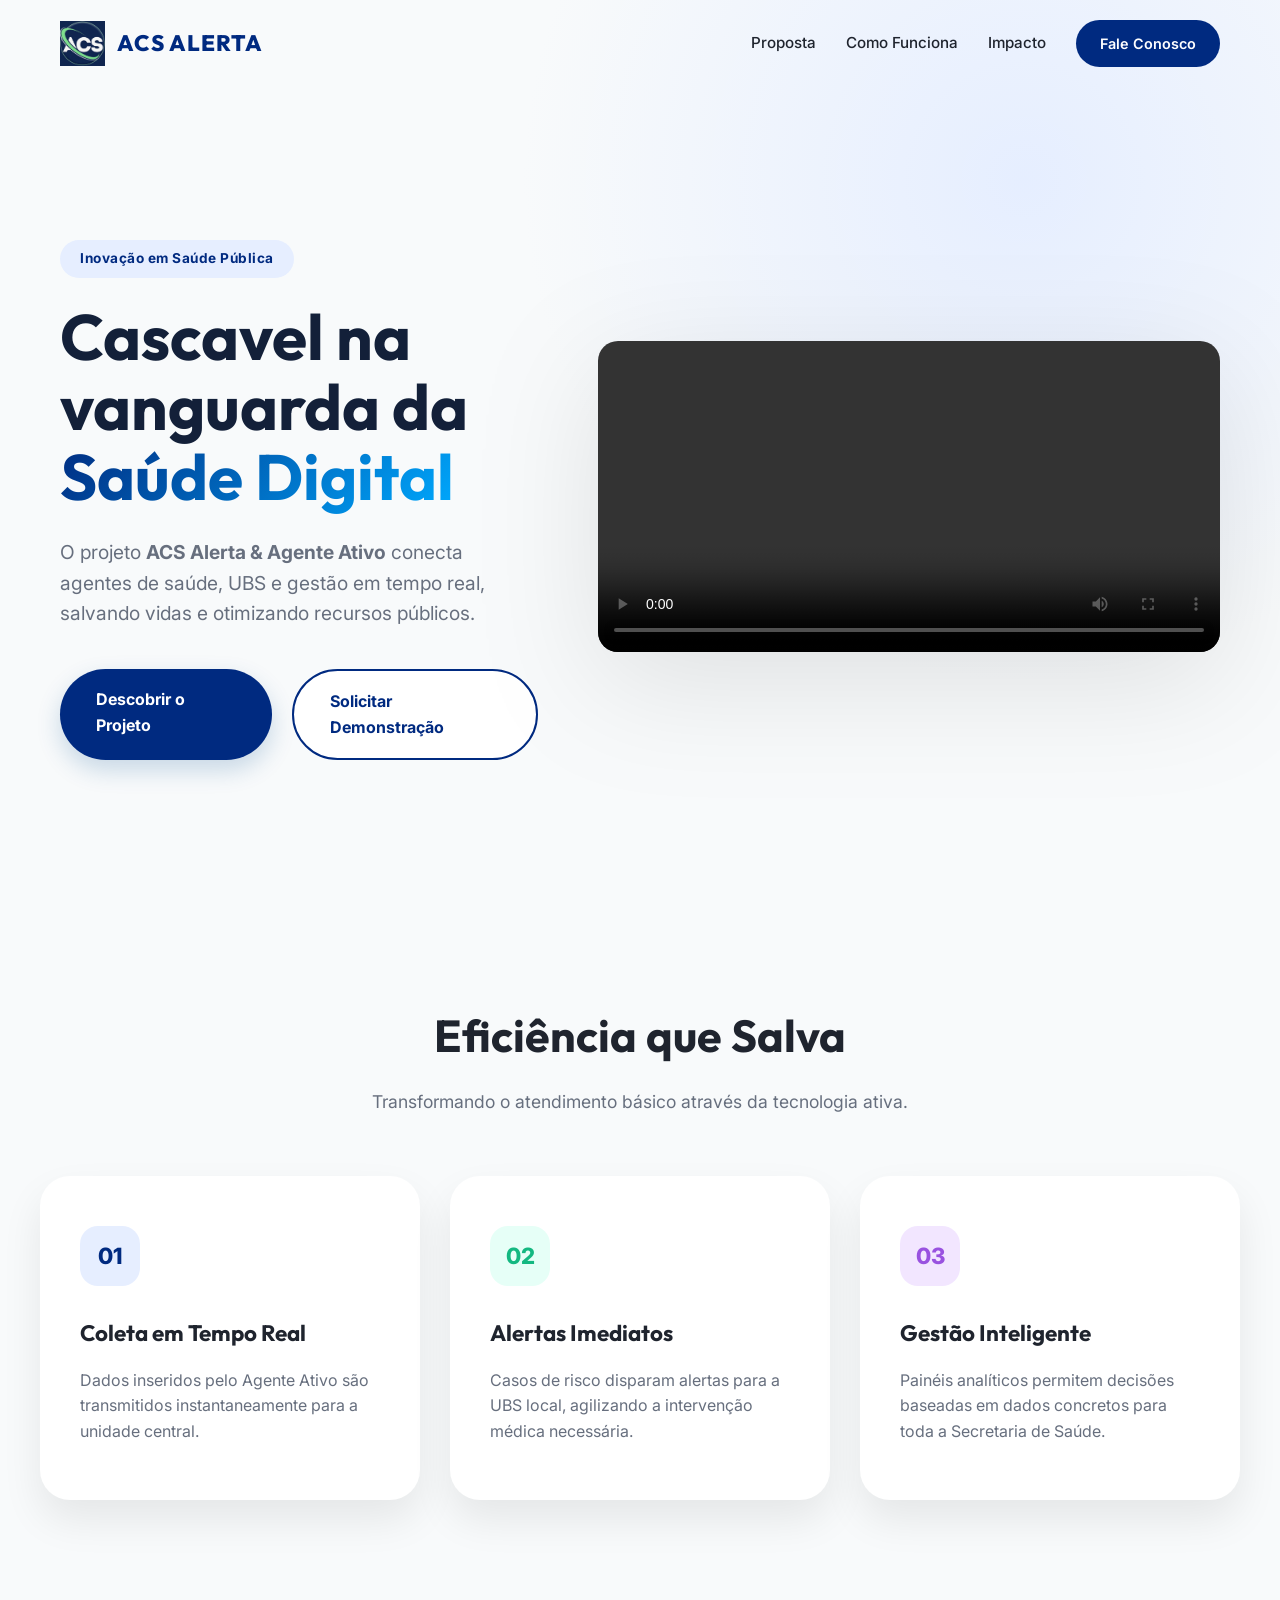
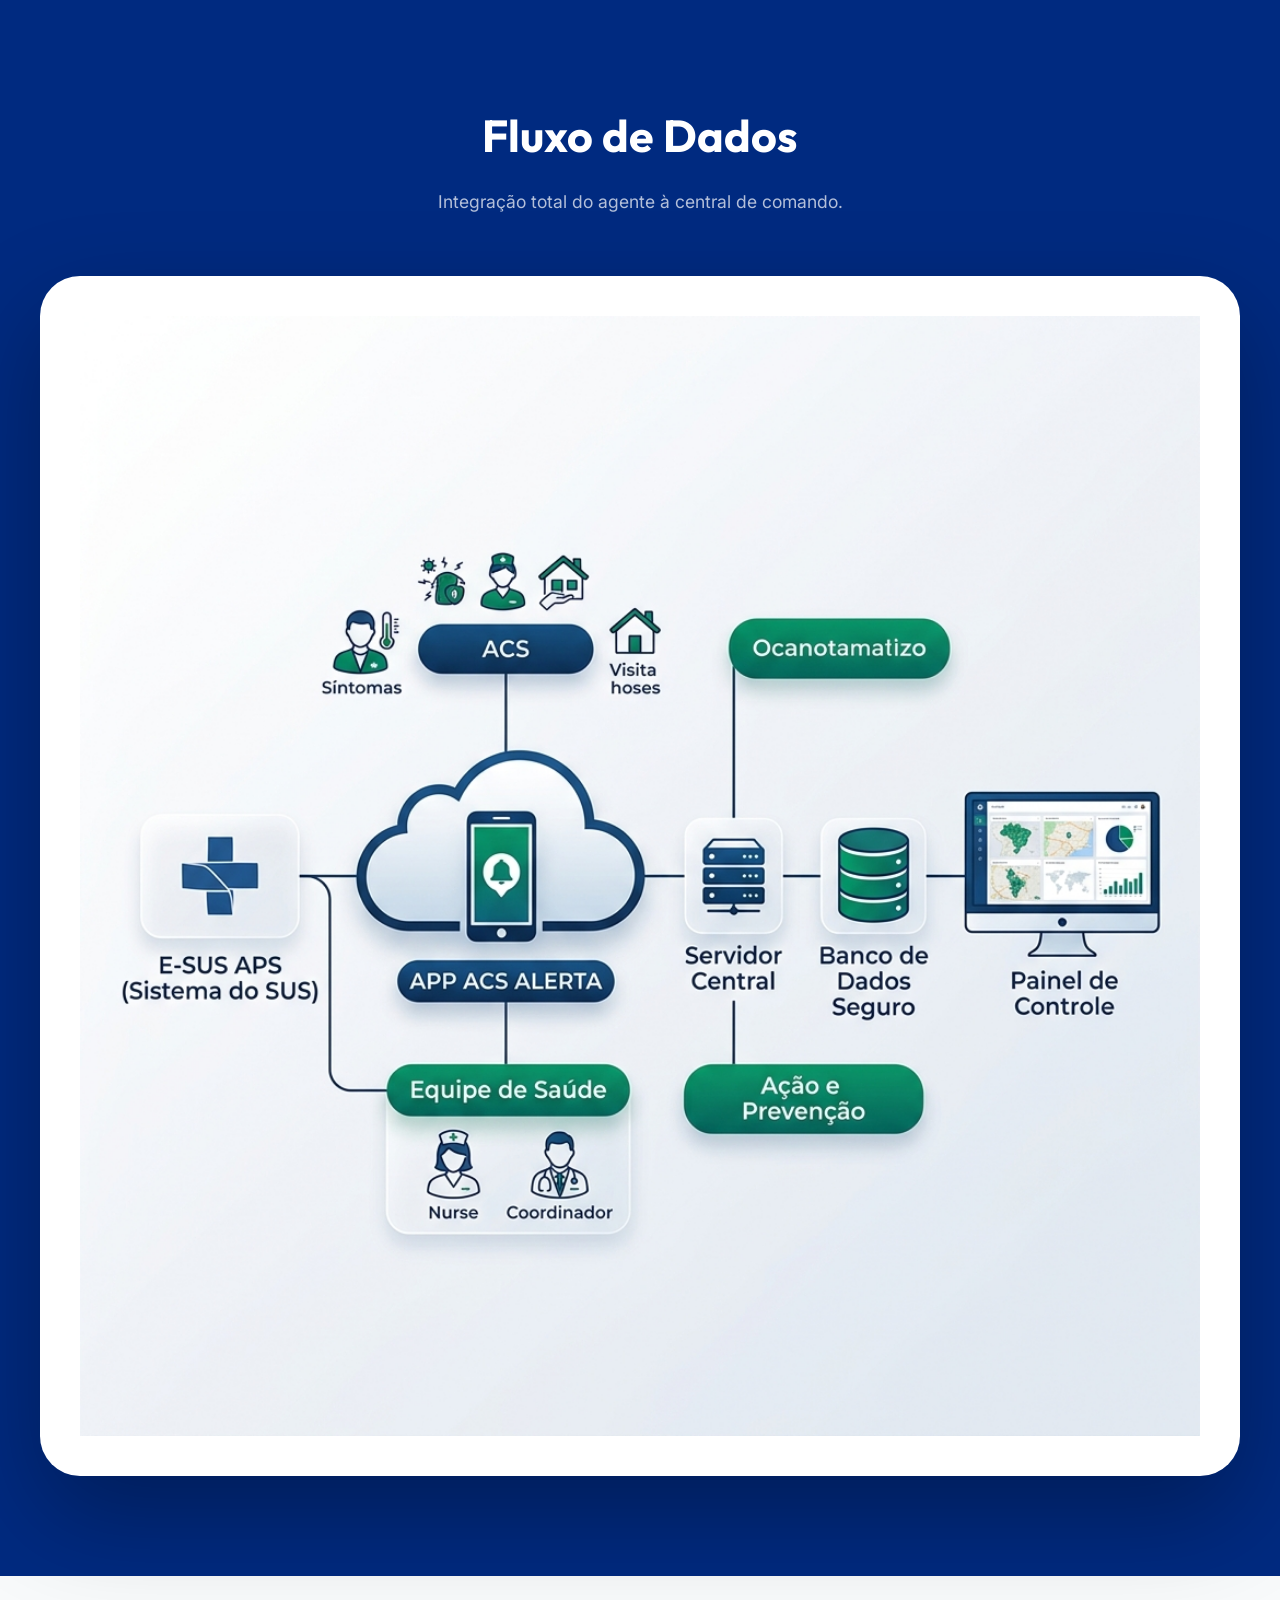
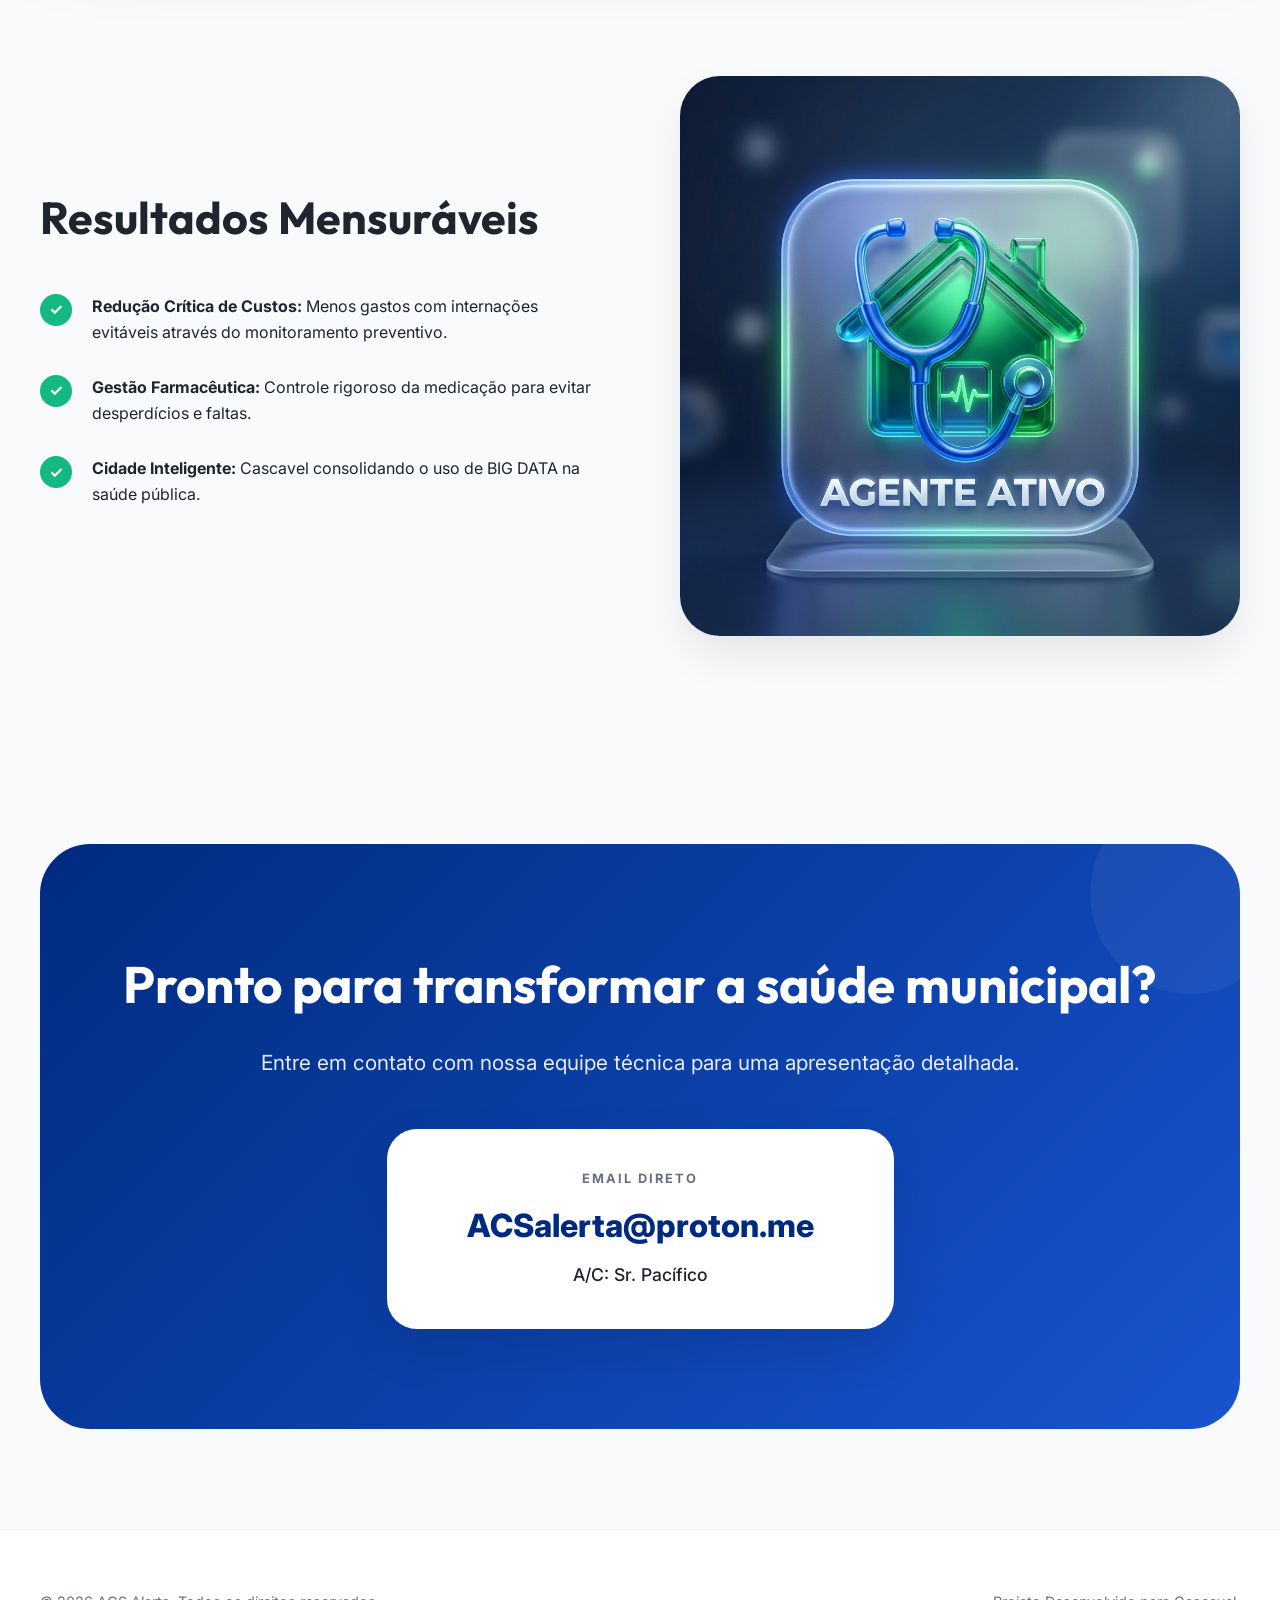
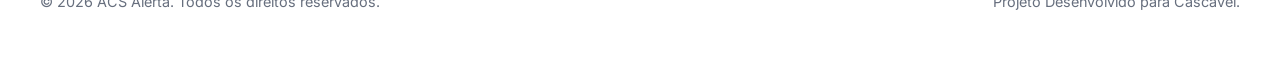
<file: index.html>
<!DOCTYPE html>
<html lang="pt-br">
<head>
    <meta charset="UTF-8">
    <meta name="viewport" content="width=device-width, initial-scale=1.0">
    <title>ACS Alerta & Agente Ativo - Cascavel</title>
    <!-- Google Fonts -->
    <link rel="preconnect" href="https://fonts.googleapis.com">
    <link rel="preconnect" href="https://fonts.gstatic.com" crossorigin>
    <link href="https://fonts.googleapis.com/css2?family=Inter:wght@400;500;600&family=Outfit:wght@600;700;800&display=swap" rel="stylesheet">
    <link rel="stylesheet" href="style.css">
</head>
<body>

    <header class="header">
        <div class="container header__container">
            <div class="logo">
                <img src="assets/logo-acs.png" alt="Logo ACS Alerta" class="logo__img">
                <span class="logo__text">ACS ALERTA</span>
            </div>
            <nav class="nav">
                <a href="#proposta" class="nav__link">Proposta</a>
                <a href="#fluxo" class="nav__link">Como Funciona</a>
                <a href="#impacto" class="nav__link">Impacto</a>
                <a href="#contato" class="nav__cta">Fale Conosco</a>
            </nav>
        </div>
    </header>

    <main>
        <section class="hero">
            <div class="container hero__container">
                <div class="hero__content reveal">
                    <span class="badge">Inovação em Saúde Pública</span>
                    <h1 class="hero__title">Cascavel na vanguarda da <span class="text-gradient">Saúde Digital</span></h1>
                    <p class="hero__description">
                        O projeto <strong>ACS Alerta & Agente Ativo</strong> conecta agentes de saúde, UBS e gestão em tempo real, salvando vidas e otimizando recursos públicos.
                    </p>
                    <div class="hero__actions">
                        <a href="#proposta" class="btn btn--primary">Descobrir o Projeto</a>
                        <a href="#contato" class="btn btn--secondary">Solicitar Demonstração</a>
                    </div>
                </div>
                <div class="hero__image reveal">
                    <video controls playsinline>
                        <source src="assets/hero-video.mp4" type="video/mp4">
                        Seu navegador não suporta vídeos.
                    </video>
                </div>
            </div>
            <div class="hero__background"></div>
        </section>

        <section id="proposta" class="section propuesta">
            <div class="container">
                <div class="section-header reveal">
                    <h2 class="section-title">Eficiência que Salva</h2>
                    <p class="section-subtitle">Transformando o atendimento básico através da tecnologia ativa.</p>
                </div>
                
                <div class="proposta__grid">
                    <div class="card reveal" style="--delay: 0.1s">
                        <div class="card__icon card__icon--blue">01</div>
                        <h3 class="card__title">Coleta em Tempo Real</h3>
                        <p class="card__text">Dados inseridos pelo Agente Ativo são transmitidos instantaneamente para a unidade central.</p>
                    </div>
                    <div class="card reveal" style="--delay: 0.2s">
                        <div class="card__icon card__icon--emerald">02</div>
                        <h3 class="card__title">Alertas Imediatos</h3>
                        <p class="card__text">Casos de risco disparam alertas para a UBS local, agilizando a intervenção médica necessária.</p>
                    </div>
                    <div class="card reveal" style="--delay: 0.3s">
                        <div class="card__icon card__icon--purple">03</div>
                        <h3 class="card__title">Gestão Inteligente</h3>
                        <p class="card__text">Painéis analíticos permitem decisões baseadas em dados concretos para toda a Secretaria de Saúde.</p>
                    </div>
                </div>
            </div>
        </section>

        <section id="fluxo" class="section section--dark flowchart">
            <div class="container">
                <div class="section-header reveal">
                    <h2 class="section-title">Fluxo de Dados</h2>
                    <p class="section-subtitle">Integração total do agente à central de comando.</p>
                </div>
                <div class="flowchart__visual reveal">
                    <img src="assets/fluxo-sistema-acs.png" alt="Fluxo do Sistema ACS" class="flowchart__img">
                </div>
            </div>
        </section>

        <section id="impacto" class="section impacto">
            <div class="container impacto__container">
                <div class="impacto__content reveal">
                    <h2 class="section-title">Resultados Mensuráveis</h2>
                    <ul class="impacto__list">
                        <li>
                            <div class="impacto__icon">✓</div>
                            <div>
                                <strong>Redução Crítica de Custos:</strong> Menos gastos com internações evitáveis através do monitoramento preventivo.
                            </div>
                        </li>
                        <li>
                            <div class="impacto__icon">✓</div>
                            <div>
                                <strong>Gestão Farmacêutica:</strong> Controle rigoroso da medicação para evitar desperdícios e faltas.
                            </div>
                        </li>
                        <li>
                            <div class="impacto__icon">✓</div>
                            <div>
                                <strong>Cidade Inteligente:</strong> Cascavel consolidando o uso de BIG DATA na saúde pública.
                            </div>
                        </li>
                    </ul>
                </div>
                <div class="impacto__visual reveal">
                    <img src="assets/agente-ativo-3d.png" alt="Agente Ativo 3D" class="impacto__img">
                </div>
            </div>
        </section>

        <section id="contato" class="section contact">
            <div class="container">
                <div class="contact__card reveal">
                    <h2 class="contact__title">Pronto para transformar a saúde municipal?</h2>
                    <p class="contact__text">Entre em contato com nossa equipe técnica para uma apresentação detalhada.</p>
                    <div class="contact__info">
                        <span class="contact__label">Email Direto</span>
                        <a href="mailto:ACSalerta@proton.me" class="contact__email">ACSalerta@proton.me</a>
                        <p class="contact__att">A/C: Sr. Pacífico</p>
                    </div>
                </div>
            </div>
        </section>
    </main>

    <footer class="footer-bottom">
        <div class="container footer-bottom__container">
            <p>&copy; 2026 ACS Alerta. Todos os direitos reservados.</p>
            <p>Projeto Desenvolvido para Cascavel.</p>
        </div>
    </footer>

    <script src="main.js"></script>
</body>
</html>
</file>
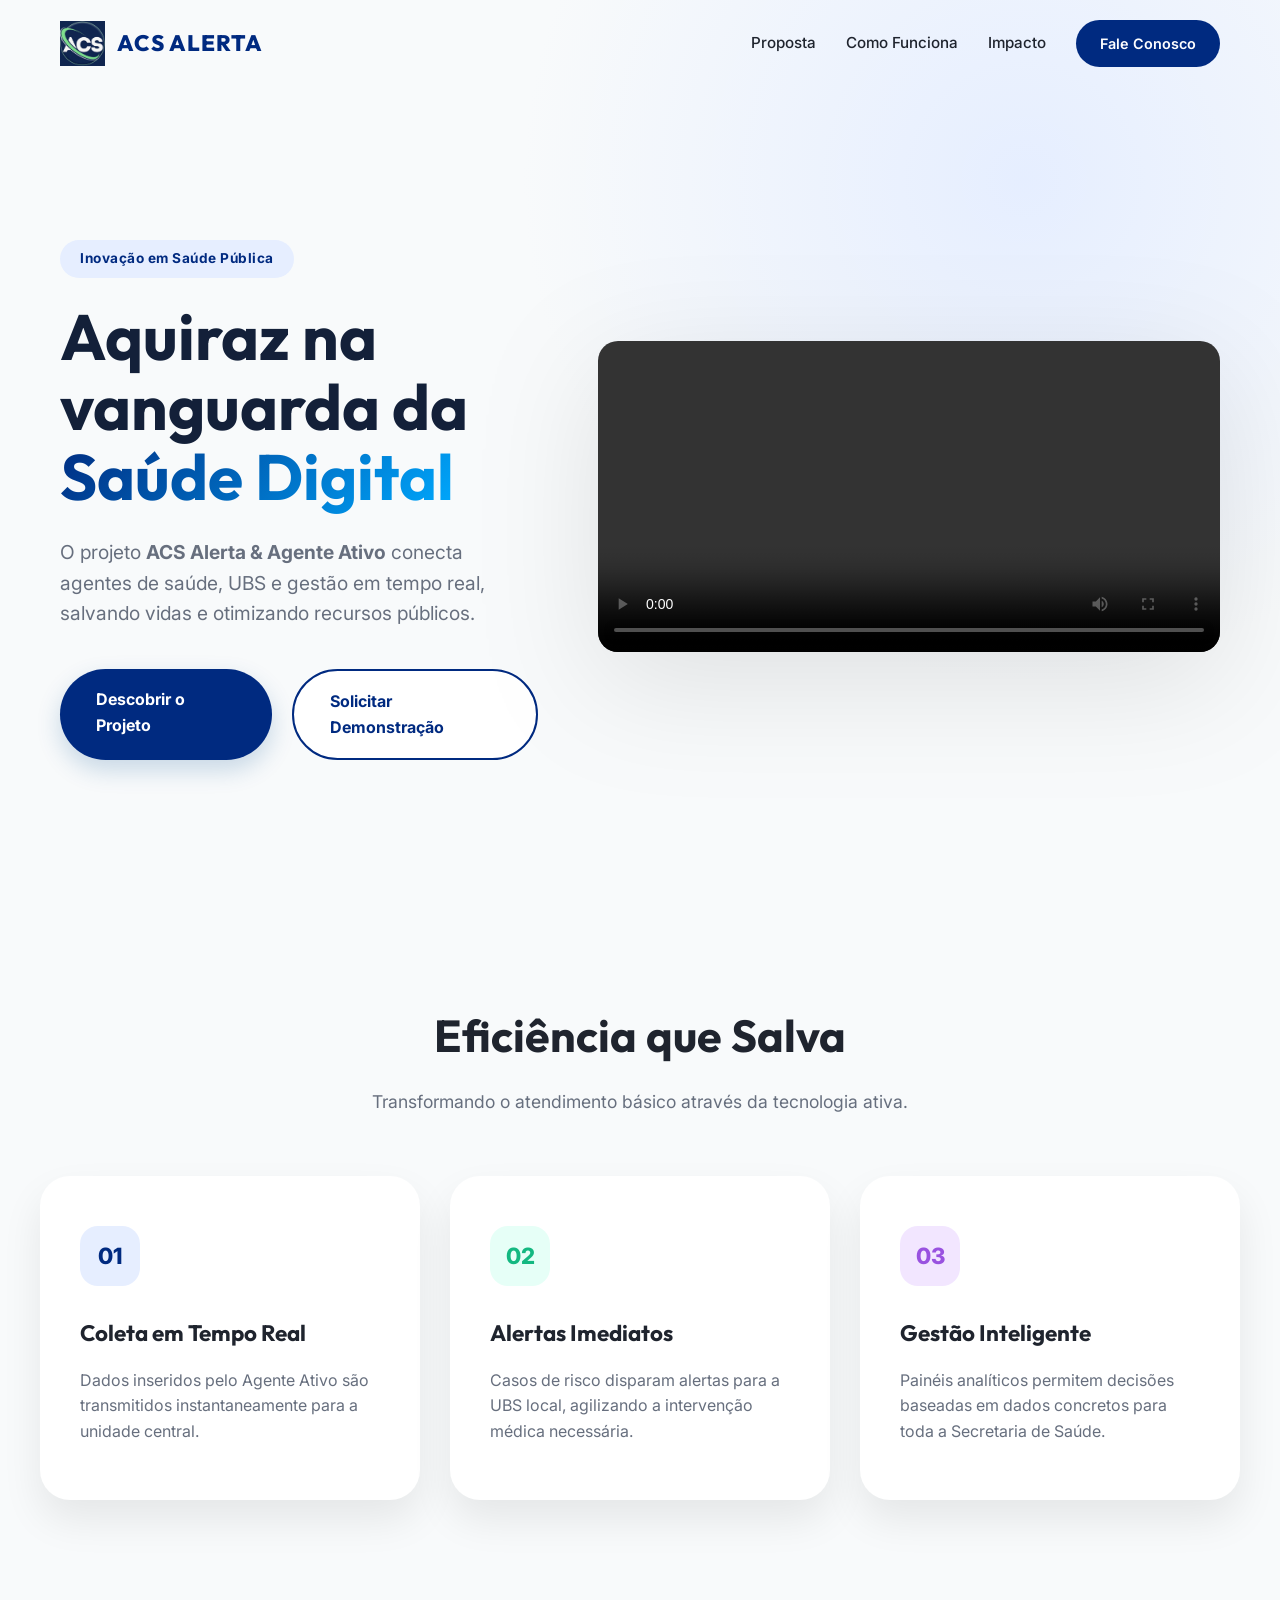
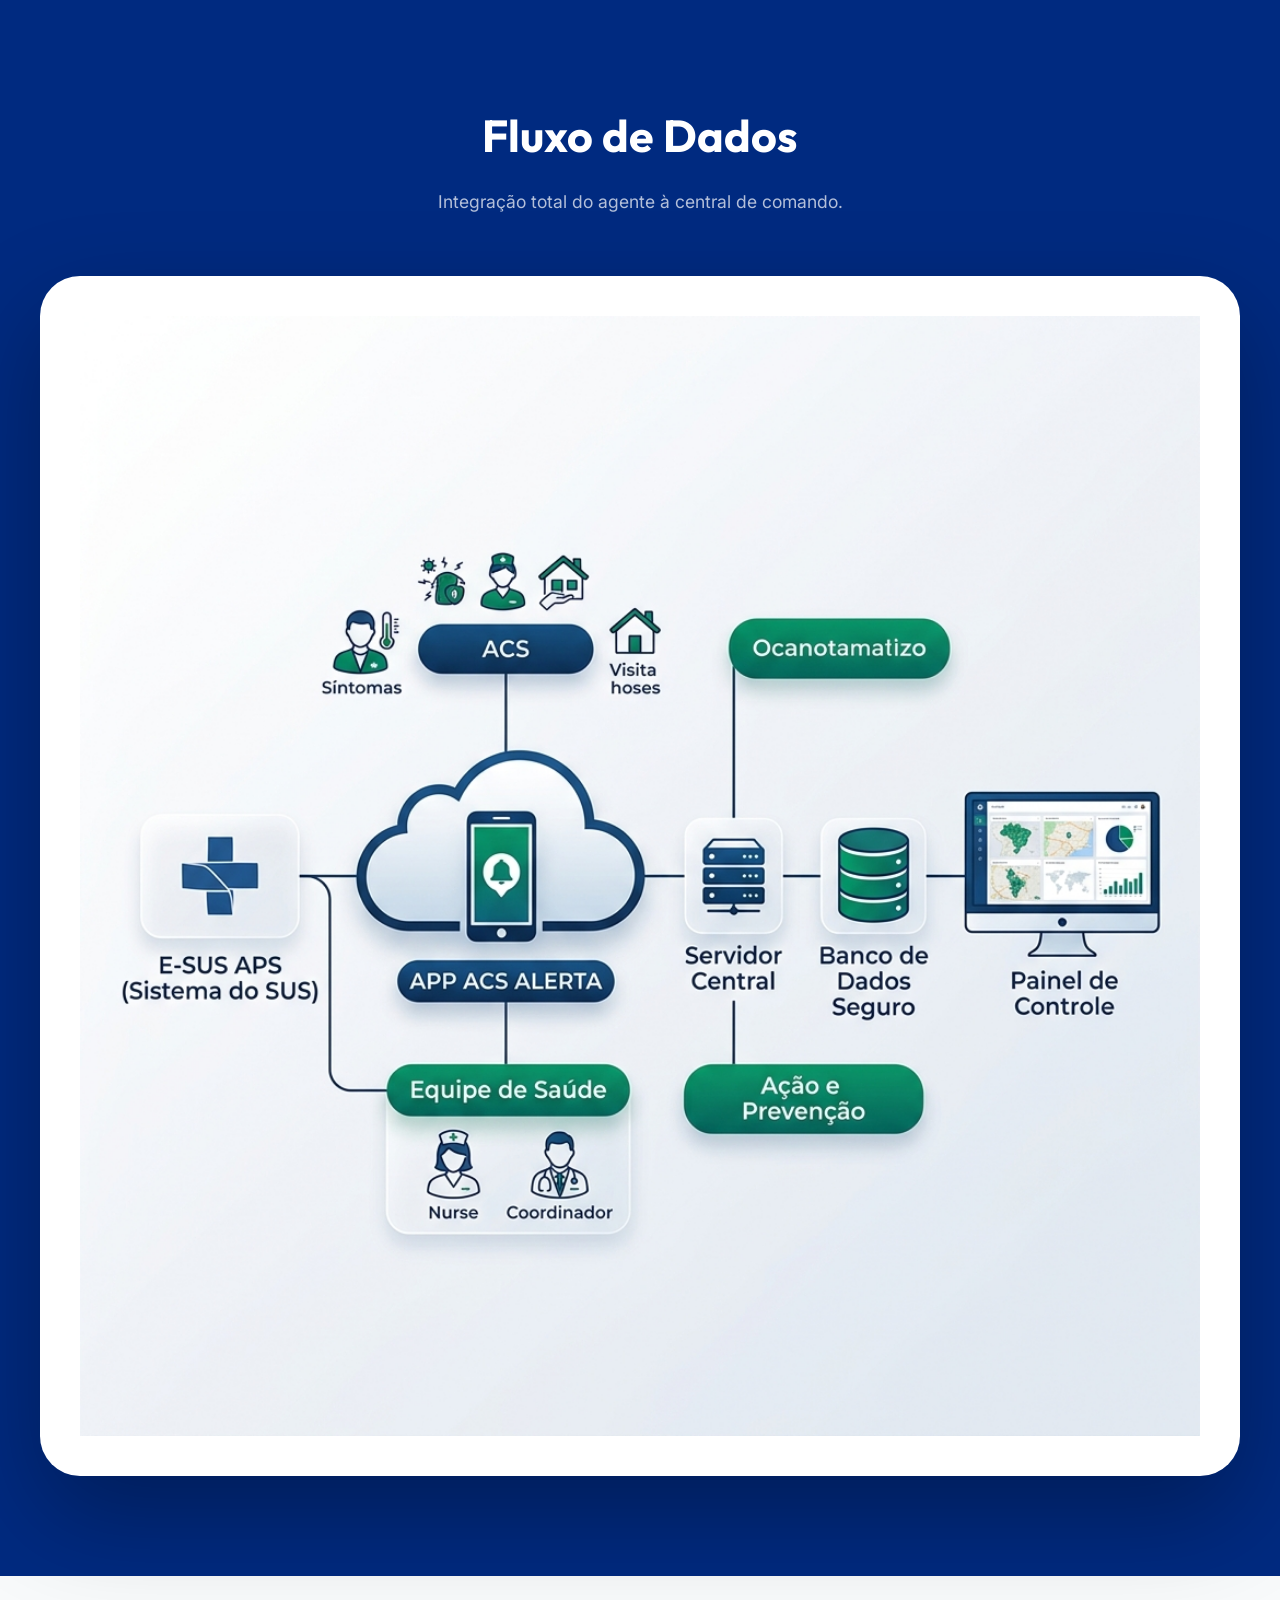
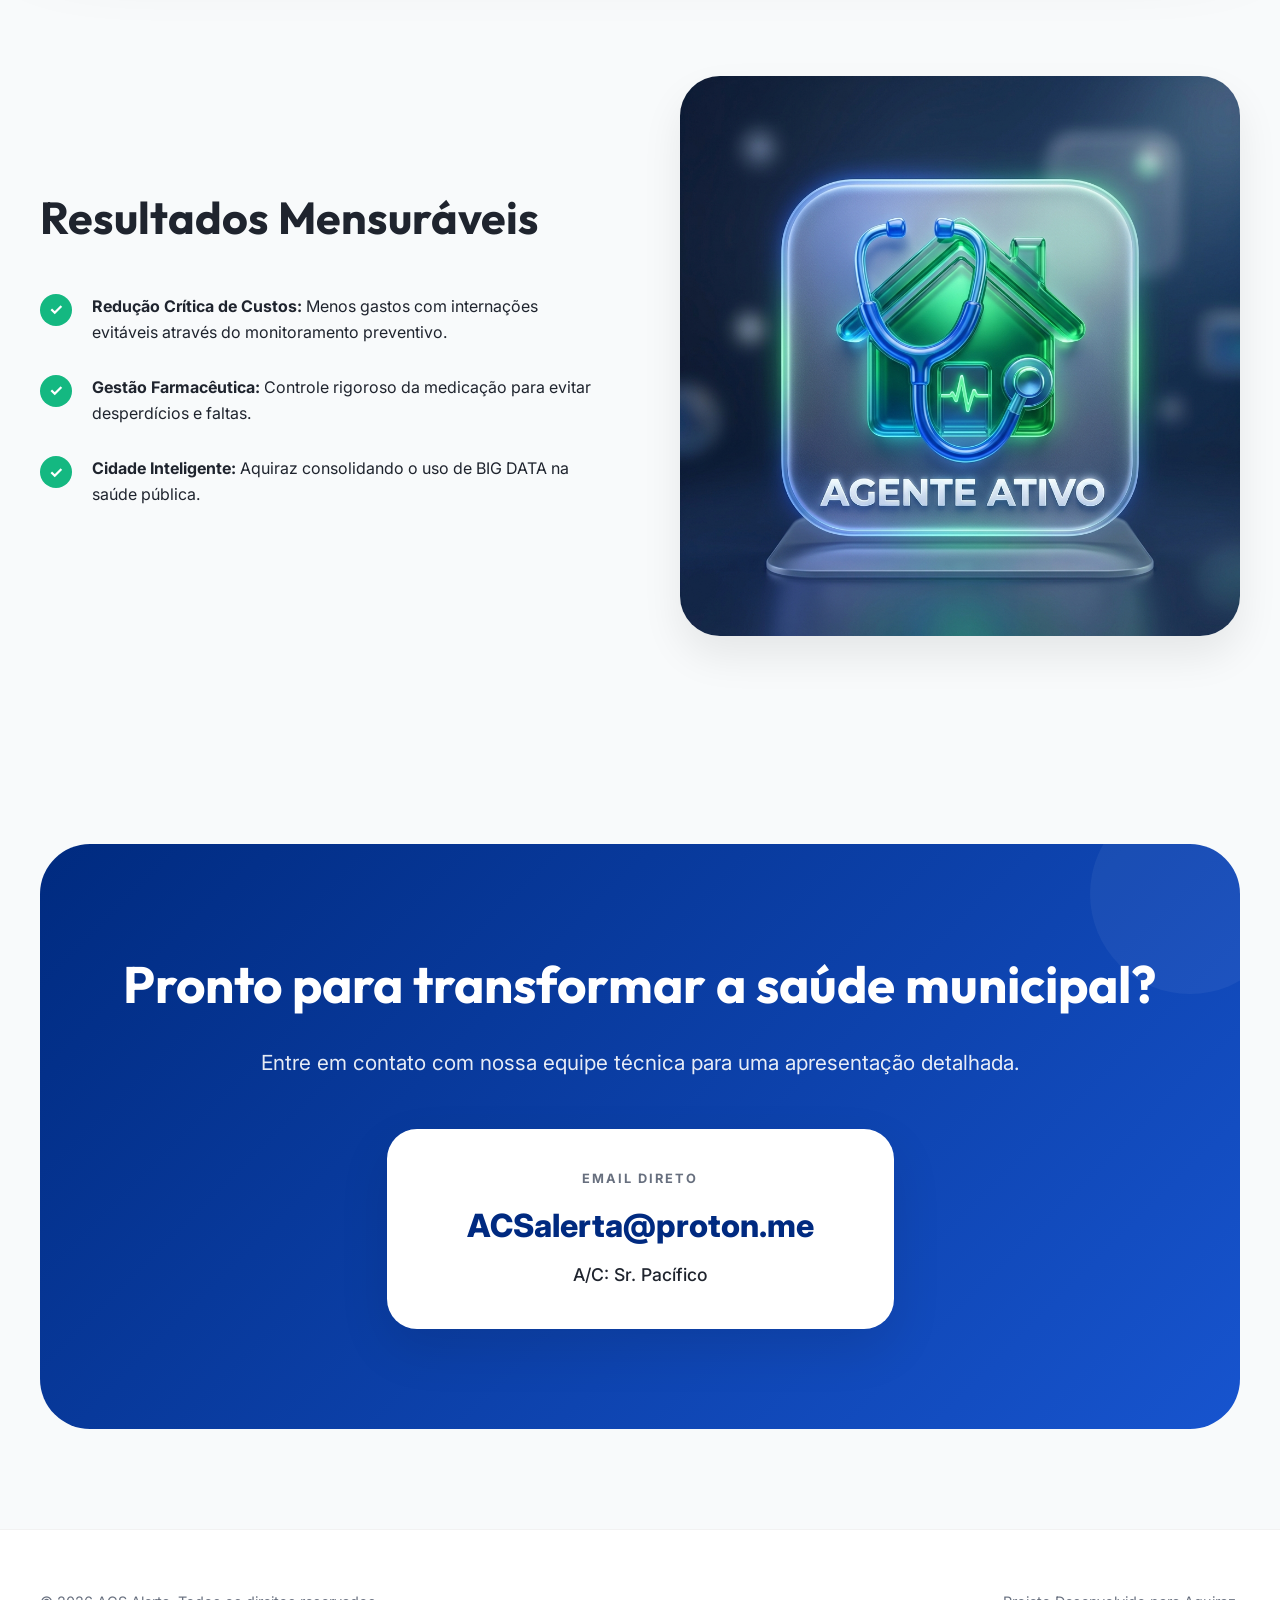
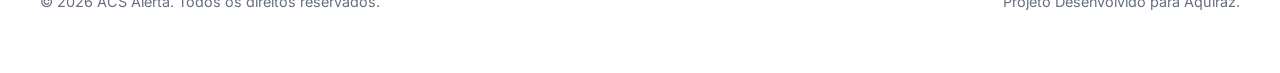
<file: aquiraz/index.html>
<!DOCTYPE html>
<html lang="pt-br">
<head>
    <meta charset="UTF-8">
    <meta name="viewport" content="width=device-width, initial-scale=1.0">
    <title>ACS Alerta & Agente Ativo - Aquiraz</title>
    <!-- Google Fonts -->
    <link rel="preconnect" href="https://fonts.googleapis.com">
    <link rel="preconnect" href="https://fonts.gstatic.com" crossorigin>
    <link href="https://fonts.googleapis.com/css2?family=Inter:wght@400;500;600&family=Outfit:wght@600;700;800&display=swap" rel="stylesheet">
    <link rel="stylesheet" href="style.css">
</head>
<body>

    <header class="header">
        <div class="container header__container">
            <div class="logo">
                <img src="../assets/logo-acs.png" alt="Logo ACS Alerta" class="logo__img">
                <span class="logo__text">ACS ALERTA</span>
            </div>
            <nav class="nav">
                <a href="#proposta" class="nav__link">Proposta</a>
                <a href="#fluxo" class="nav__link">Como Funciona</a>
                <a href="#impacto" class="nav__link">Impacto</a>
                <a href="#contato" class="nav__cta">Fale Conosco</a>
            </nav>
        </div>
    </header>

    <main>
        <section class="hero">
            <div class="container hero__container">
                <div class="hero__content reveal">
                    <span class="badge">Inovação em Saúde Pública</span>
                    <h1 class="hero__title">Aquiraz na vanguarda da <span class="text-gradient">Saúde Digital</span></h1>
                    <p class="hero__description">
                        O projeto <strong>ACS Alerta & Agente Ativo</strong> conecta agentes de saúde, UBS e gestão em tempo real, salvando vidas e otimizando recursos públicos.
                    </p>
                    <div class="hero__actions">
                        <a href="#proposta" class="btn btn--primary">Descobrir o Projeto</a>
                        <a href="#contato" class="btn btn--secondary">Solicitar Demonstração</a>
                    </div>
                </div>
                <div class="hero__image reveal">
                    <video controls playsinline>
                        <source src="../assets/hero-video.mp4" type="video/mp4">
                        Seu navegador não suporta vídeos.
                    </video>
                </div>
            </div>
            <div class="hero__background"></div>
        </section>

        <section id="proposta" class="section propuesta">
            <div class="container">
                <div class="section-header reveal">
                    <h2 class="section-title">Eficiência que Salva</h2>
                    <p class="section-subtitle">Transformando o atendimento básico através da tecnologia ativa.</p>
                </div>
                
                <div class="proposta__grid">
                    <div class="card reveal" style="--delay: 0.1s">
                        <div class="card__icon card__icon--blue">01</div>
                        <h3 class="card__title">Coleta em Tempo Real</h3>
                        <p class="card__text">Dados inseridos pelo Agente Ativo são transmitidos instantaneamente para a unidade central.</p>
                    </div>
                    <div class="card reveal" style="--delay: 0.2s">
                        <div class="card__icon card__icon--emerald">02</div>
                        <h3 class="card__title">Alertas Imediatos</h3>
                        <p class="card__text">Casos de risco disparam alertas para a UBS local, agilizando a intervenção médica necessária.</p>
                    </div>
                    <div class="card reveal" style="--delay: 0.3s">
                        <div class="card__icon card__icon--purple">03</div>
                        <h3 class="card__title">Gestão Inteligente</h3>
                        <p class="card__text">Painéis analíticos permitem decisões baseadas em dados concretos para toda a Secretaria de Saúde.</p>
                    </div>
                </div>
            </div>
        </section>

        <section id="fluxo" class="section section--dark flowchart">
            <div class="container">
                <div class="section-header reveal">
                    <h2 class="section-title">Fluxo de Dados</h2>
                    <p class="section-subtitle">Integração total do agente à central de comando.</p>
                </div>
                <div class="flowchart__visual reveal">
                    <img src="../assets/fluxo-sistema-acs.png" alt="Fluxo do Sistema ACS" class="flowchart__img">
                </div>
            </div>
        </section>

        <section id="impacto" class="section impacto">
            <div class="container impacto__container">
                <div class="impacto__content reveal">
                    <h2 class="section-title">Resultados Mensuráveis</h2>
                    <ul class="impacto__list">
                        <li>
                            <div class="impacto__icon">✓</div>
                            <div>
                                <strong>Redução Crítica de Custos:</strong> Menos gastos com internações evitáveis através do monitoramento preventivo.
                            </div>
                        </li>
                        <li>
                            <div class="impacto__icon">✓</div>
                            <div>
                                <strong>Gestão Farmacêutica:</strong> Controle rigoroso da medicação para evitar desperdícios e faltas.
                            </div>
                        </li>
                        <li>
                            <div class="impacto__icon">✓</div>
                            <div>
                                <strong>Cidade Inteligente:</strong> Aquiraz consolidando o uso de BIG DATA na saúde pública.
                            </div>
                        </li>
                    </ul>
                </div>
                <div class="impacto__visual reveal">
                    <img src="../assets/agente-ativo-3d.png" alt="Agente Ativo 3D" class="impacto__img">
                </div>
            </div>
        </section>

        <section id="contato" class="section contact">
            <div class="container">
                <div class="contact__card reveal">
                    <h2 class="contact__title">Pronto para transformar a saúde municipal?</h2>
                    <p class="contact__text">Entre em contato com nossa equipe técnica para uma apresentação detalhada.</p>
                    <div class="contact__info">
                        <span class="contact__label">Email Direto</span>
                        <a href="mailto:ACSalerta@proton.me" class="contact__email">ACSalerta@proton.me</a>
                        <p class="contact__att">A/C: Sr. Pacífico</p>
                    </div>
                </div>
            </div>
        </section>
    </main>

    <footer class="footer-bottom">
        <div class="container footer-bottom__container">
            <p>&copy; 2026 ACS Alerta. Todos os direitos reservados.</p>
            <p>Projeto Desenvolvido para Aquiraz.</p>
        </div>
    </footer>

    <script src="main.js"></script>
</body>
</html>
</file>
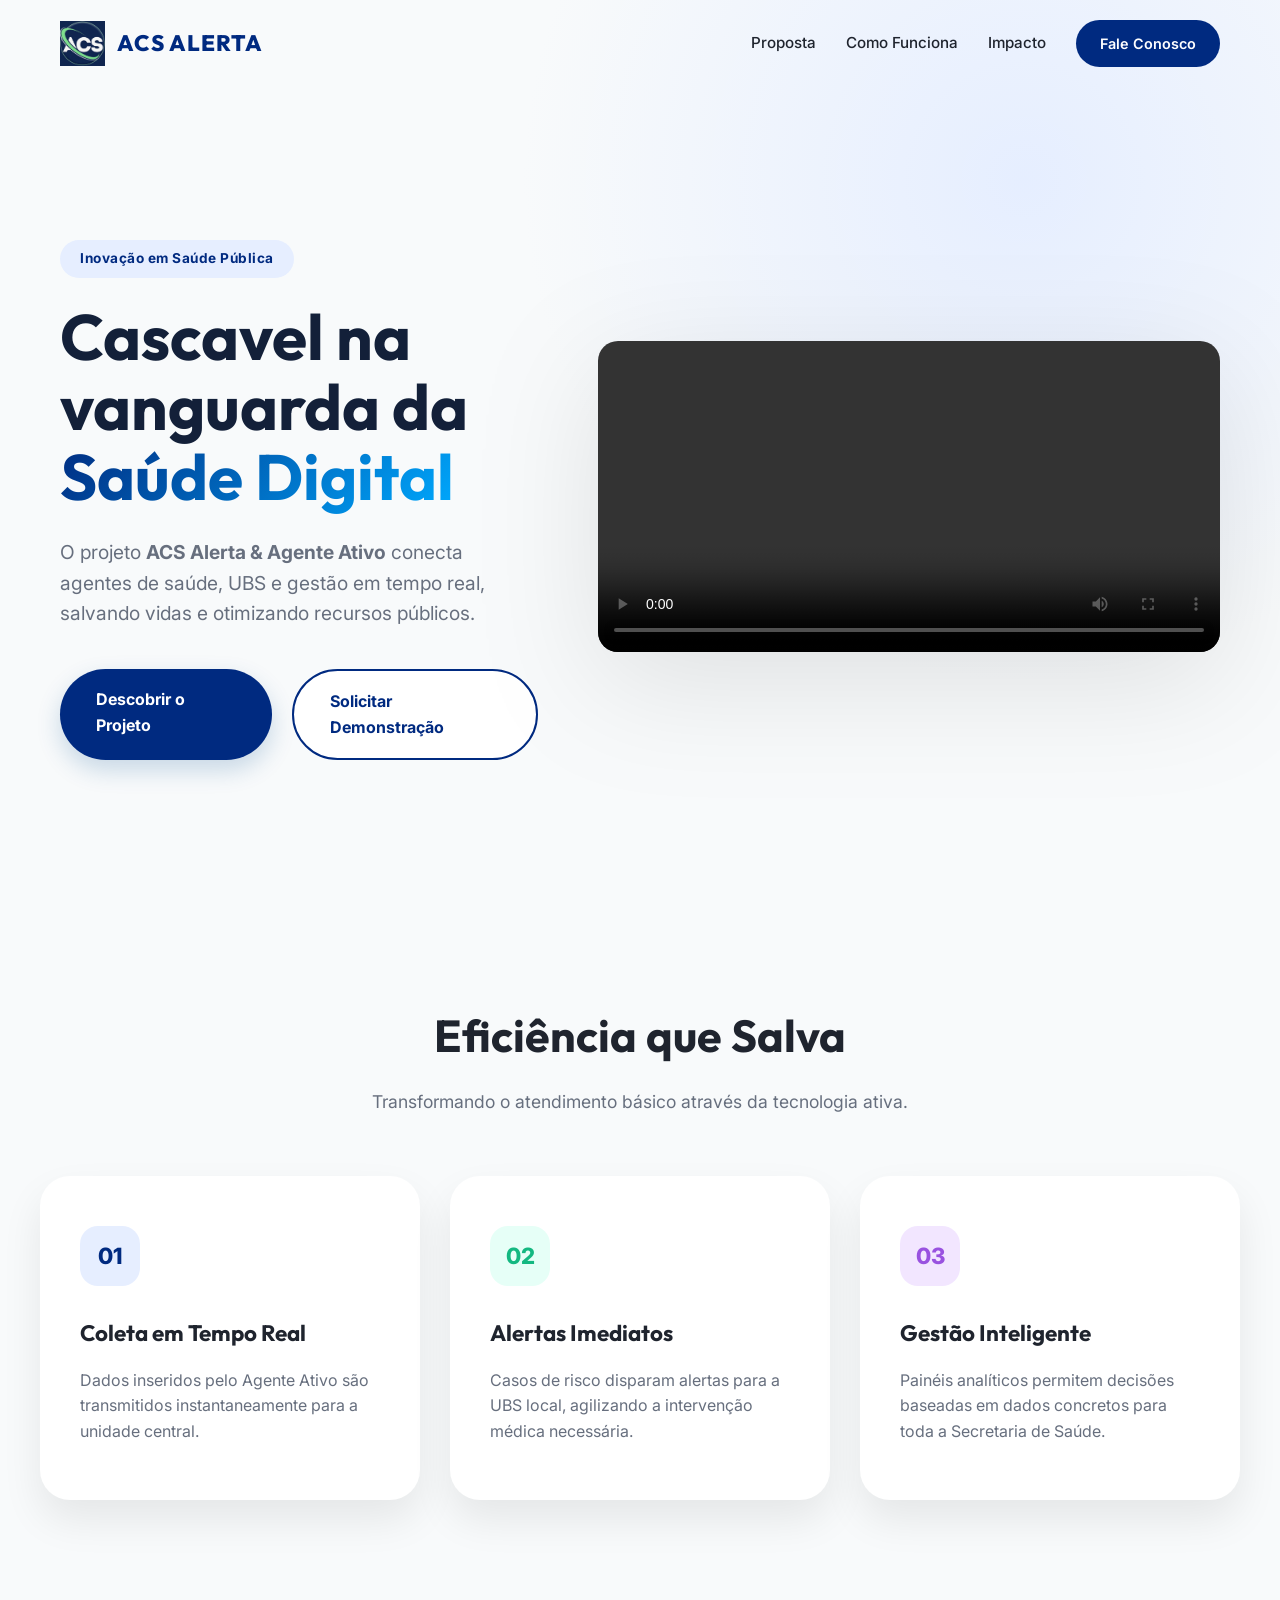
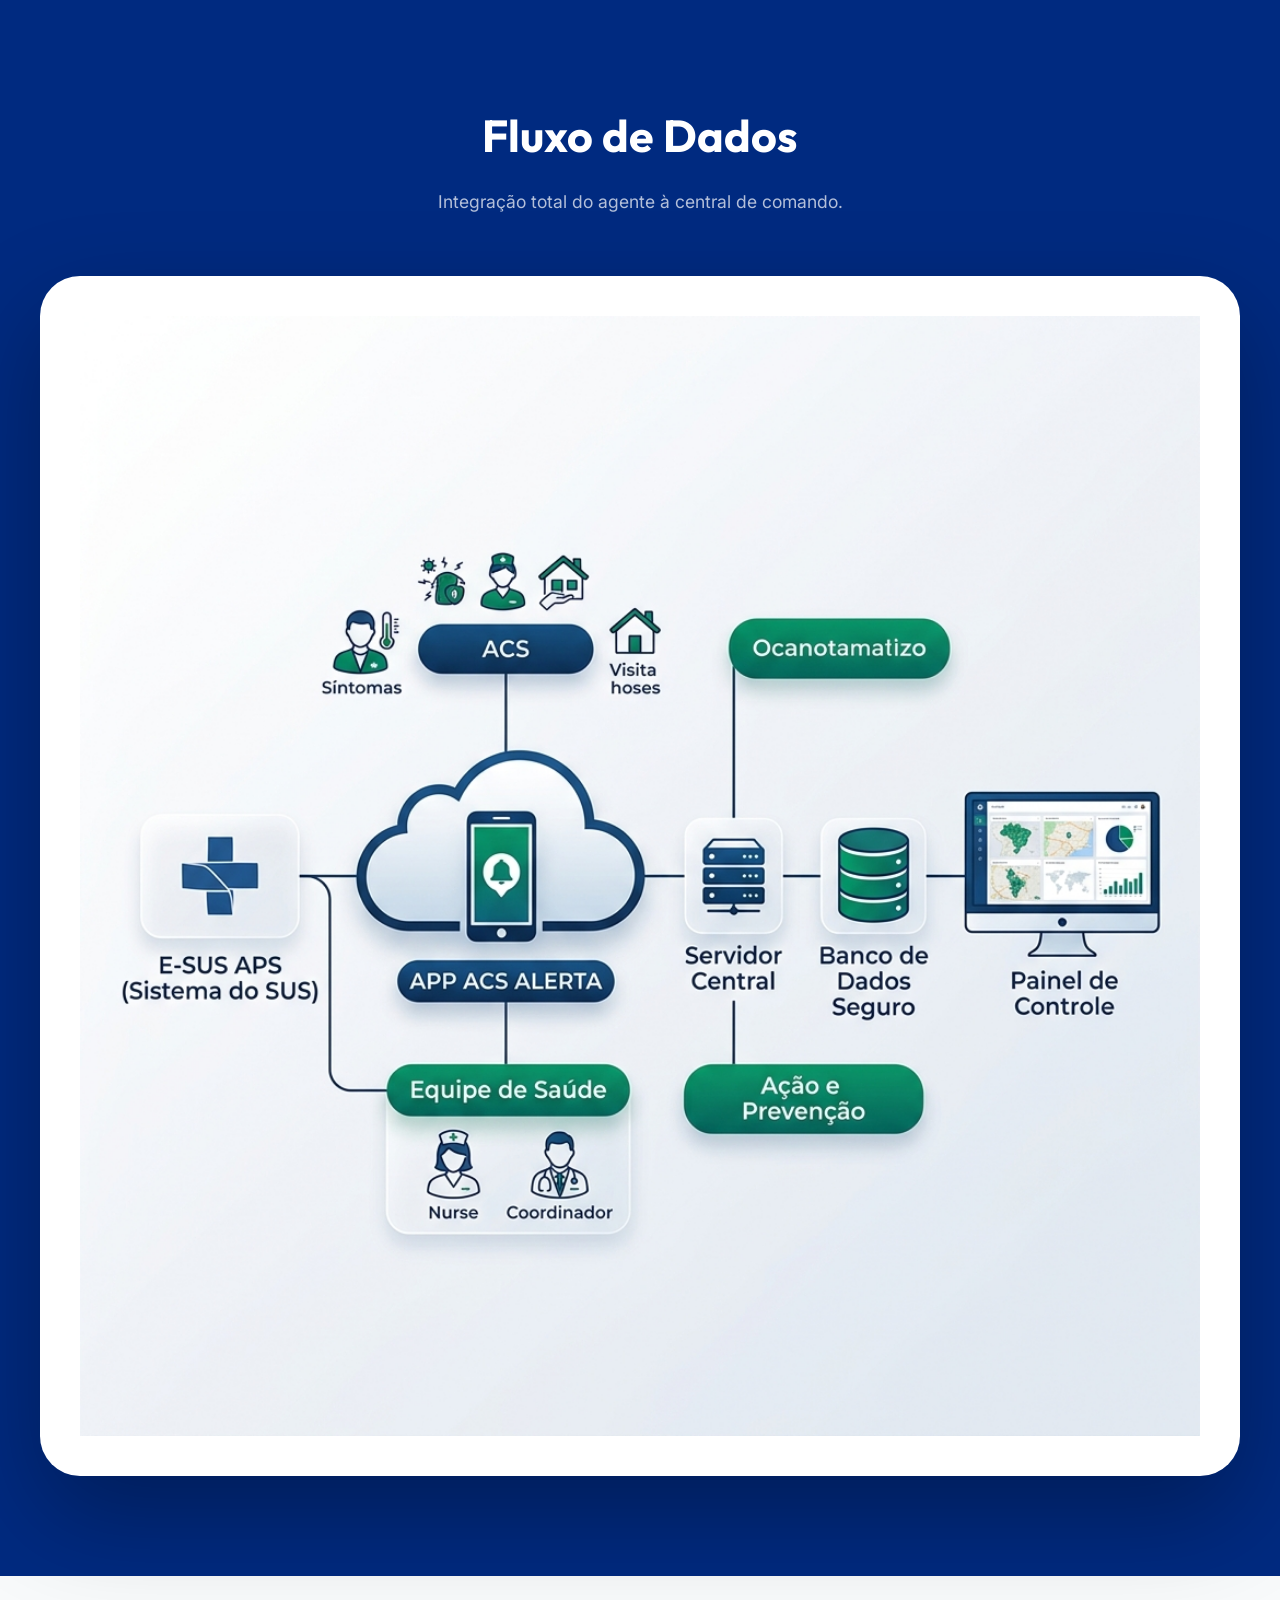
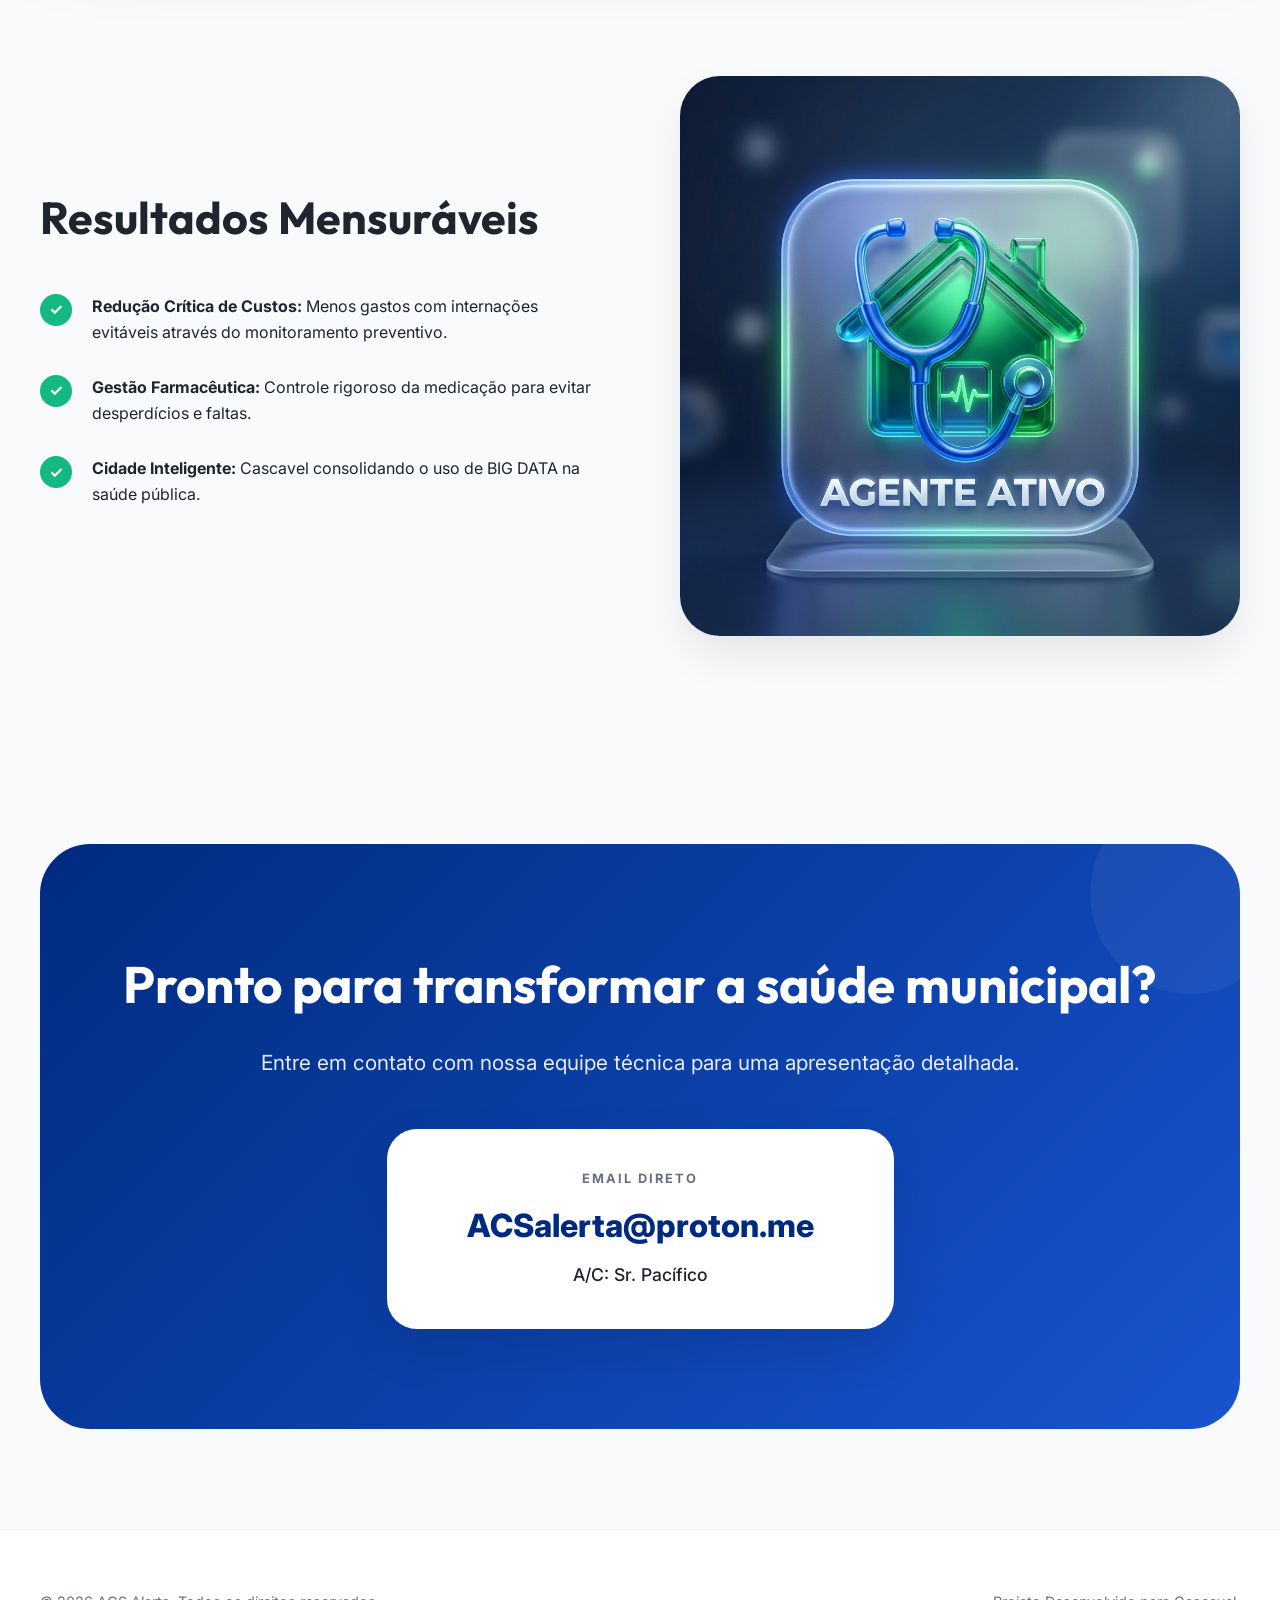
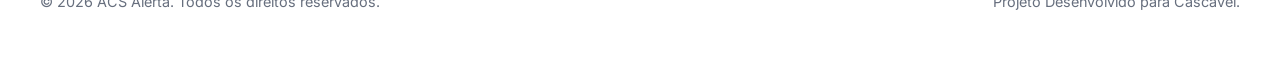
<file: cascavel/index.html>
<!DOCTYPE html>
<html lang="pt-br">
<head>
    <meta charset="UTF-8">
    <meta name="viewport" content="width=device-width, initial-scale=1.0">
    <title>ACS Alerta & Agente Ativo - Cascavel</title>
    <!-- Google Fonts -->
    <link rel="preconnect" href="https://fonts.googleapis.com">
    <link rel="preconnect" href="https://fonts.gstatic.com" crossorigin>
    <link href="https://fonts.googleapis.com/css2?family=Inter:wght@400;500;600&family=Outfit:wght@600;700;800&display=swap" rel="stylesheet">
    <link rel="stylesheet" href="style.css">
</head>
<body>

    <header class="header">
        <div class="container header__container">
            <div class="logo">
                <img src="../assets/logo-acs.png" alt="Logo ACS Alerta" class="logo__img">
                <span class="logo__text">ACS ALERTA</span>
            </div>
            <nav class="nav">
                <a href="#proposta" class="nav__link">Proposta</a>
                <a href="#fluxo" class="nav__link">Como Funciona</a>
                <a href="#impacto" class="nav__link">Impacto</a>
                <a href="#contato" class="nav__cta">Fale Conosco</a>
            </nav>
        </div>
    </header>

    <main>
        <section class="hero">
            <div class="container hero__container">
                <div class="hero__content reveal">
                    <span class="badge">Inovação em Saúde Pública</span>
                    <h1 class="hero__title">Cascavel na vanguarda da <span class="text-gradient">Saúde Digital</span></h1>
                    <p class="hero__description">
                        O projeto <strong>ACS Alerta & Agente Ativo</strong> conecta agentes de saúde, UBS e gestão em tempo real, salvando vidas e otimizando recursos públicos.
                    </p>
                    <div class="hero__actions">
                        <a href="#proposta" class="btn btn--primary">Descobrir o Projeto</a>
                        <a href="#contato" class="btn btn--secondary">Solicitar Demonstração</a>
                    </div>
                </div>
                <div class="hero__image reveal">
                    <video controls playsinline>
                        <source src="../assets/hero-video.mp4" type="video/mp4">
                        Seu navegador não suporta vídeos.
                    </video>
                </div>
            </div>
            <div class="hero__background"></div>
        </section>

        <section id="proposta" class="section propuesta">
            <div class="container">
                <div class="section-header reveal">
                    <h2 class="section-title">Eficiência que Salva</h2>
                    <p class="section-subtitle">Transformando o atendimento básico através da tecnologia ativa.</p>
                </div>
                
                <div class="proposta__grid">
                    <div class="card reveal" style="--delay: 0.1s">
                        <div class="card__icon card__icon--blue">01</div>
                        <h3 class="card__title">Coleta em Tempo Real</h3>
                        <p class="card__text">Dados inseridos pelo Agente Ativo são transmitidos instantaneamente para a unidade central.</p>
                    </div>
                    <div class="card reveal" style="--delay: 0.2s">
                        <div class="card__icon card__icon--emerald">02</div>
                        <h3 class="card__title">Alertas Imediatos</h3>
                        <p class="card__text">Casos de risco disparam alertas para a UBS local, agilizando a intervenção médica necessária.</p>
                    </div>
                    <div class="card reveal" style="--delay: 0.3s">
                        <div class="card__icon card__icon--purple">03</div>
                        <h3 class="card__title">Gestão Inteligente</h3>
                        <p class="card__text">Painéis analíticos permitem decisões baseadas em dados concretos para toda a Secretaria de Saúde.</p>
                    </div>
                </div>
            </div>
        </section>

        <section id="fluxo" class="section section--dark flowchart">
            <div class="container">
                <div class="section-header reveal">
                    <h2 class="section-title">Fluxo de Dados</h2>
                    <p class="section-subtitle">Integração total do agente à central de comando.</p>
                </div>
                <div class="flowchart__visual reveal">
                    <img src="../assets/fluxo-sistema-acs.png" alt="Fluxo do Sistema ACS" class="flowchart__img">
                </div>
            </div>
        </section>

        <section id="impacto" class="section impacto">
            <div class="container impacto__container">
                <div class="impacto__content reveal">
                    <h2 class="section-title">Resultados Mensuráveis</h2>
                    <ul class="impacto__list">
                        <li>
                            <div class="impacto__icon">✓</div>
                            <div>
                                <strong>Redução Crítica de Custos:</strong> Menos gastos com internações evitáveis através do monitoramento preventivo.
                            </div>
                        </li>
                        <li>
                            <div class="impacto__icon">✓</div>
                            <div>
                                <strong>Gestão Farmacêutica:</strong> Controle rigoroso da medicação para evitar desperdícios e faltas.
                            </div>
                        </li>
                        <li>
                            <div class="impacto__icon">✓</div>
                            <div>
                                <strong>Cidade Inteligente:</strong> Cascavel consolidando o uso de BIG DATA na saúde pública.
                            </div>
                        </li>
                    </ul>
                </div>
                <div class="impacto__visual reveal">
                    <img src="../assets/agente-ativo-3d.png" alt="Agente Ativo 3D" class="impacto__img">
                </div>
            </div>
        </section>

        <section id="contato" class="section contact">
            <div class="container">
                <div class="contact__card reveal">
                    <h2 class="contact__title">Pronto para transformar a saúde municipal?</h2>
                    <p class="contact__text">Entre em contato com nossa equipe técnica para uma apresentação detalhada.</p>
                    <div class="contact__info">
                        <span class="contact__label">Email Direto</span>
                        <a href="mailto:ACSalerta@proton.me" class="contact__email">ACSalerta@proton.me</a>
                        <p class="contact__att">A/C: Sr. Pacífico</p>
                    </div>
                </div>
            </div>
        </section>
    </main>

    <footer class="footer-bottom">
        <div class="container footer-bottom__container">
            <p>&copy; 2026 ACS Alerta. Todos os direitos reservados.</p>
            <p>Projeto Desenvolvido para Cascavel.</p>
        </div>
    </footer>

    <script src="main.js"></script>
</body>
</html>
</file>
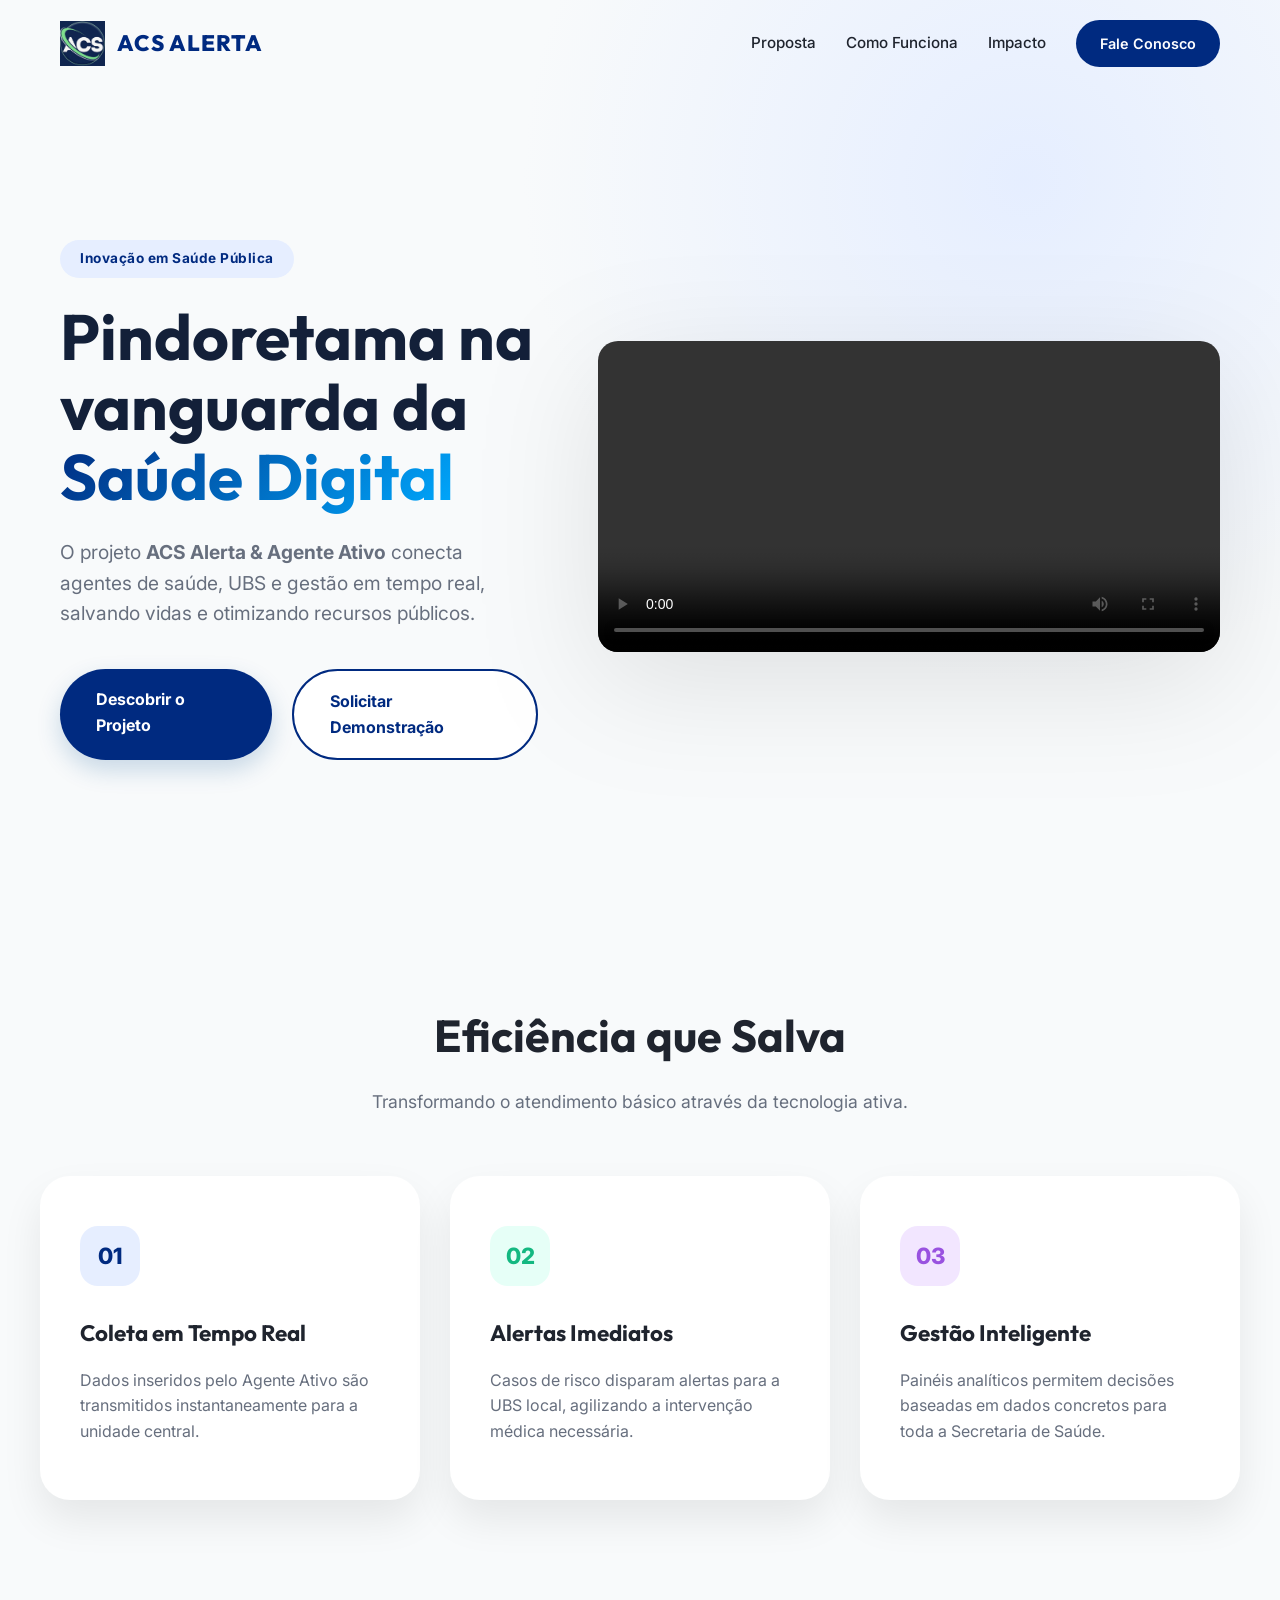
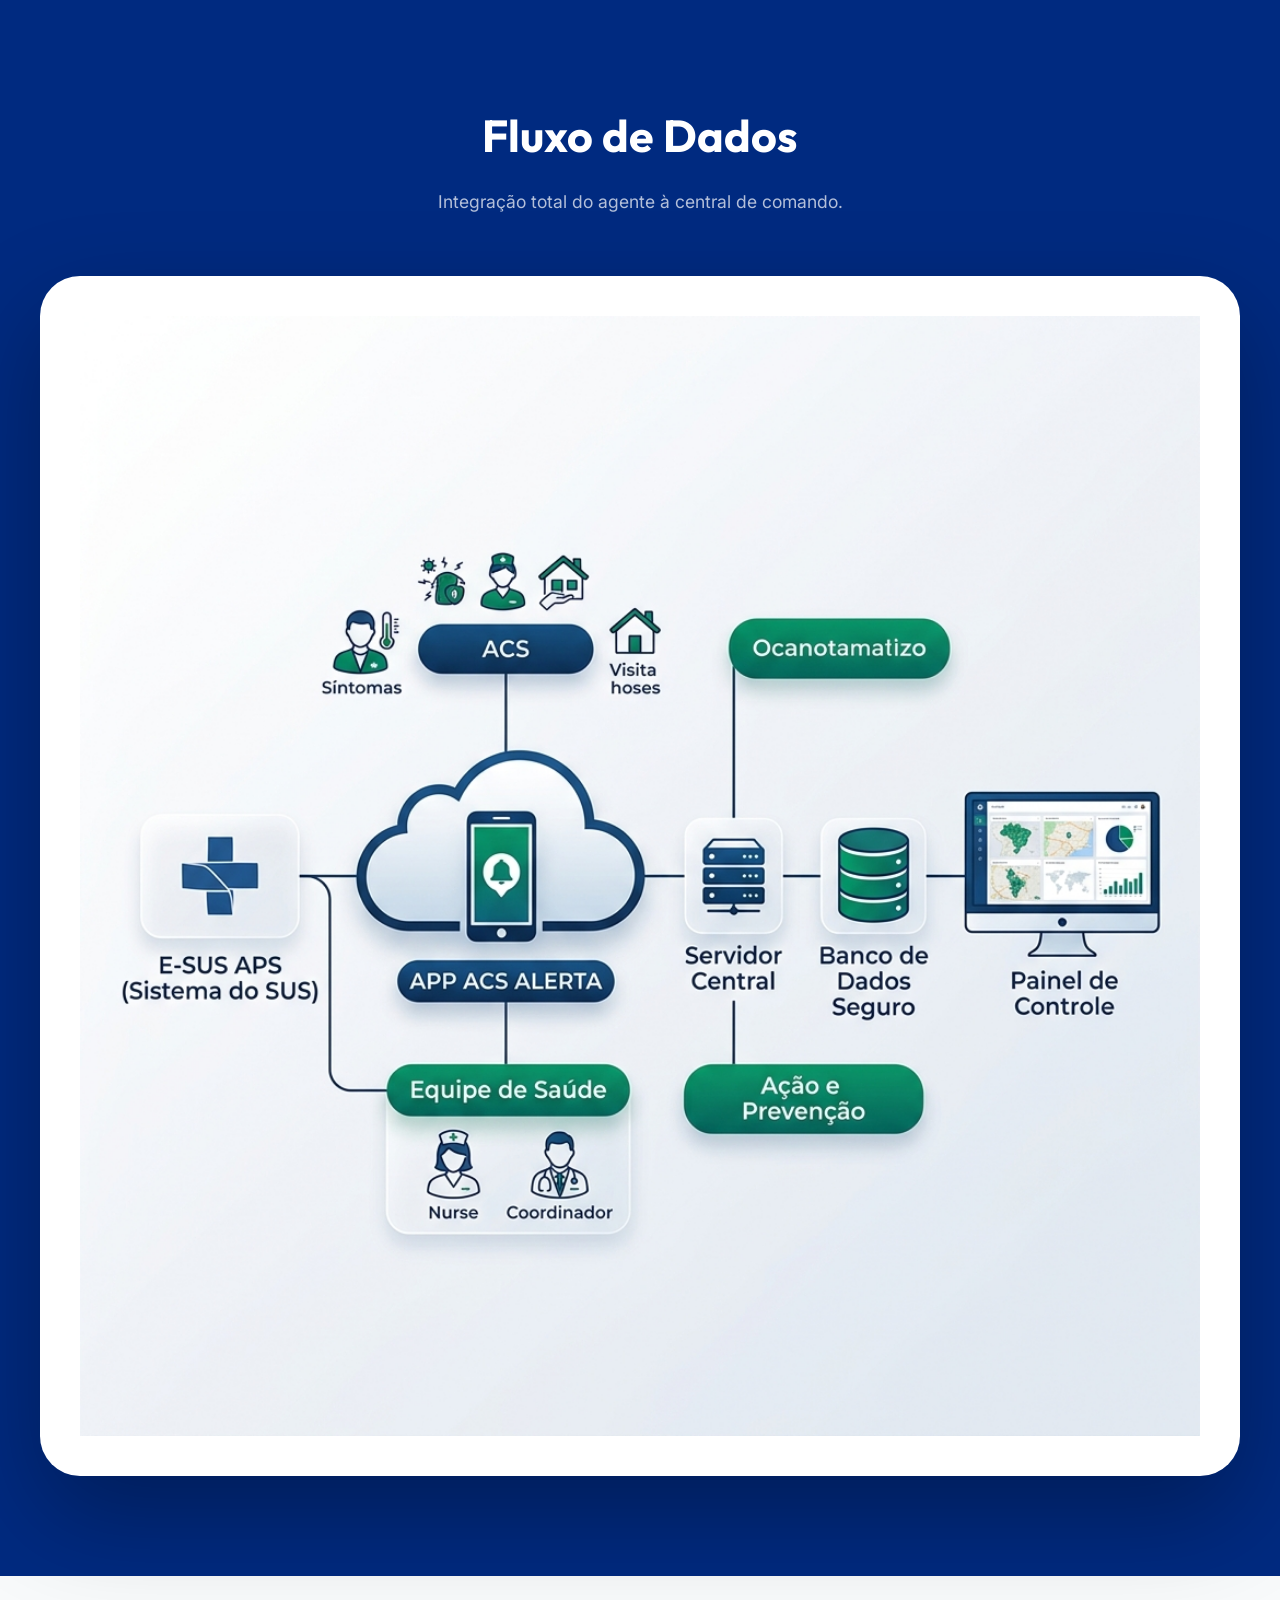
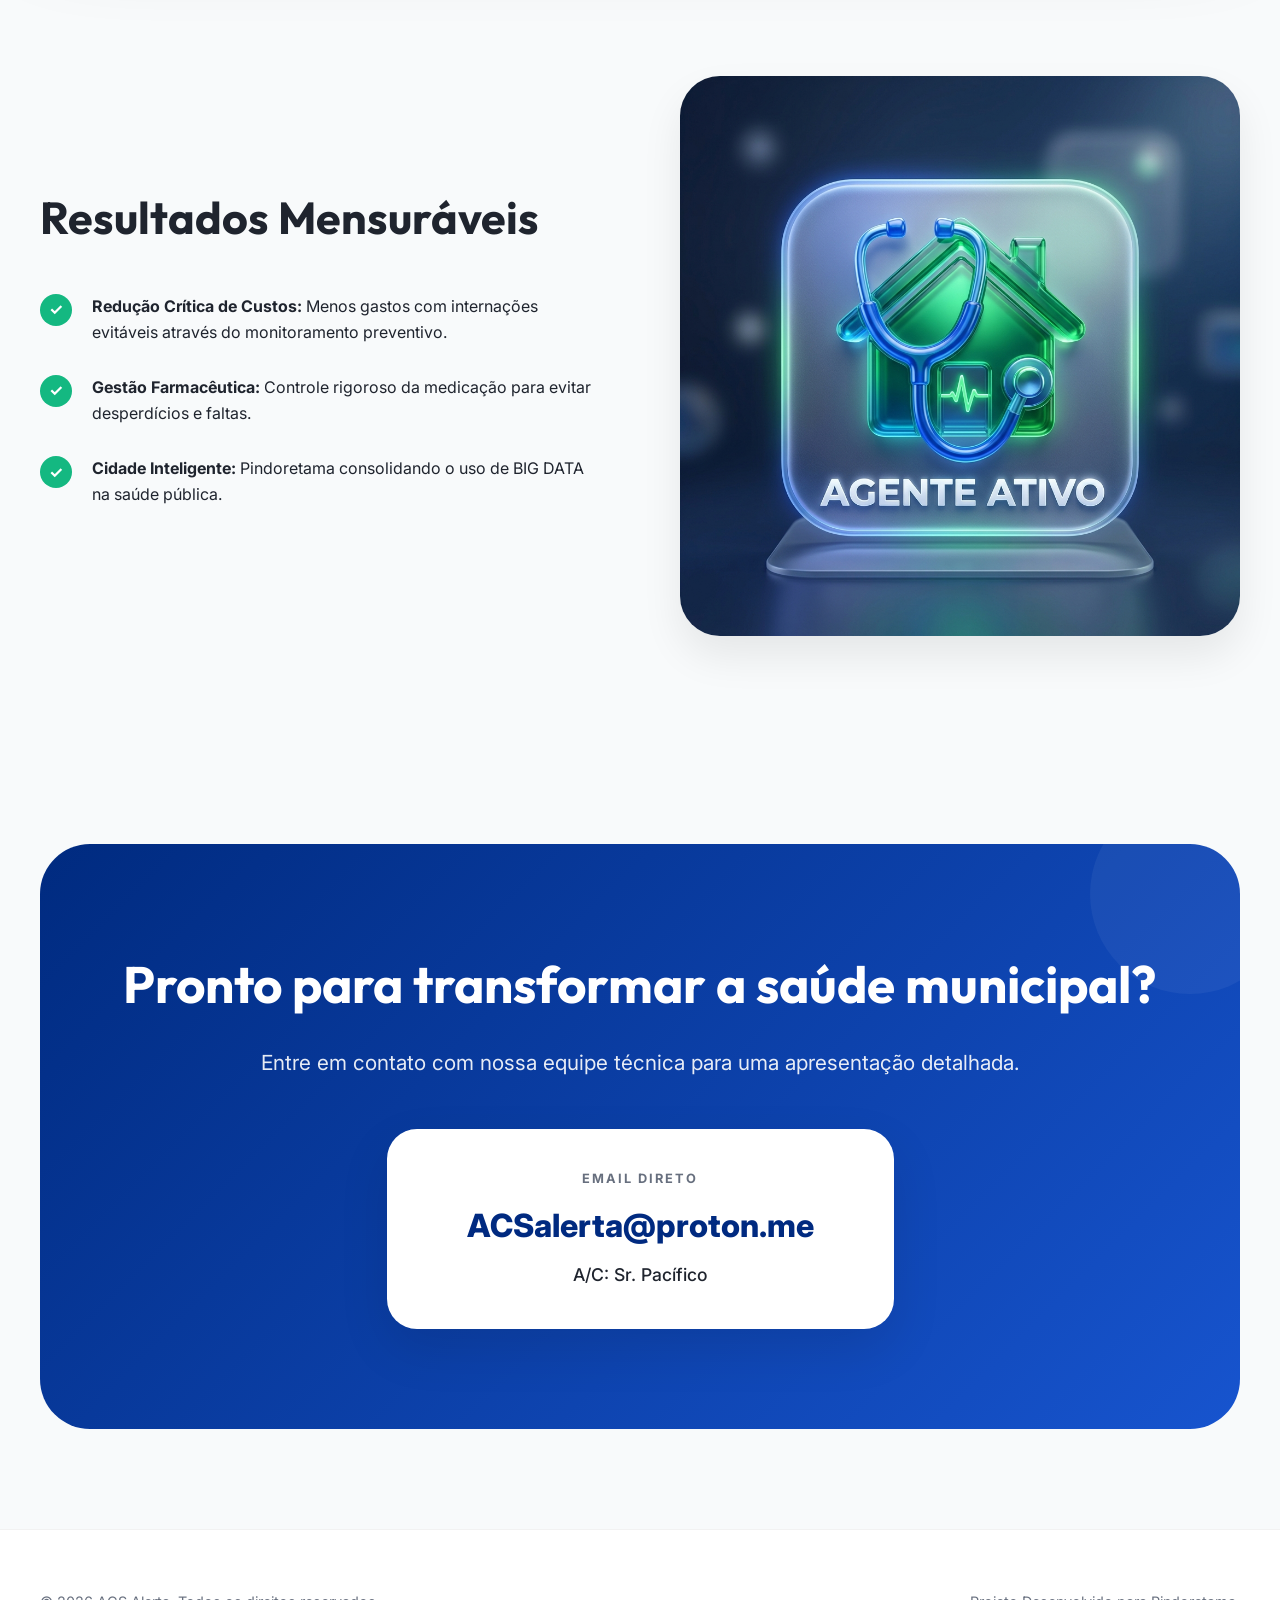
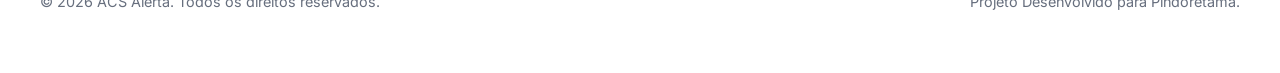
<file: pindoretama/index.html>
<!DOCTYPE html>
<html lang="pt-br">
<head>
    <meta charset="UTF-8">
    <meta name="viewport" content="width=device-width, initial-scale=1.0">
    <title>ACS Alerta & Agente Ativo - Pindoretama</title>
    <!-- Google Fonts -->
    <link rel="preconnect" href="https://fonts.googleapis.com">
    <link rel="preconnect" href="https://fonts.gstatic.com" crossorigin>
    <link href="https://fonts.googleapis.com/css2?family=Inter:wght@400;500;600&family=Outfit:wght@600;700;800&display=swap" rel="stylesheet">
    <link rel="stylesheet" href="style.css">
</head>
<body>

    <header class="header">
        <div class="container header__container">
            <div class="logo">
                <img src="../assets/logo-acs.png" alt="Logo ACS Alerta" class="logo__img">
                <span class="logo__text">ACS ALERTA</span>
            </div>
            <nav class="nav">
                <a href="#proposta" class="nav__link">Proposta</a>
                <a href="#fluxo" class="nav__link">Como Funciona</a>
                <a href="#impacto" class="nav__link">Impacto</a>
                <a href="#contato" class="nav__cta">Fale Conosco</a>
            </nav>
        </div>
    </header>

    <main>
        <section class="hero">
            <div class="container hero__container">
                <div class="hero__content reveal">
                    <span class="badge">Inovação em Saúde Pública</span>
                    <h1 class="hero__title">Pindoretama na vanguarda da <span class="text-gradient">Saúde Digital</span></h1>
                    <p class="hero__description">
                        O projeto <strong>ACS Alerta & Agente Ativo</strong> conecta agentes de saúde, UBS e gestão em tempo real, salvando vidas e otimizando recursos públicos.
                    </p>
                    <div class="hero__actions">
                        <a href="#proposta" class="btn btn--primary">Descobrir o Projeto</a>
                        <a href="#contato" class="btn btn--secondary">Solicitar Demonstração</a>
                    </div>
                </div>
                <div class="hero__image reveal">
                    <video controls playsinline>
                        <source src="../assets/hero-video.mp4" type="video/mp4">
                        Seu navegador não suporta vídeos.
                    </video>
                </div>
            </div>
            <div class="hero__background"></div>
        </section>

        <section id="proposta" class="section propuesta">
            <div class="container">
                <div class="section-header reveal">
                    <h2 class="section-title">Eficiência que Salva</h2>
                    <p class="section-subtitle">Transformando o atendimento básico através da tecnologia ativa.</p>
                </div>
                
                <div class="proposta__grid">
                    <div class="card reveal" style="--delay: 0.1s">
                        <div class="card__icon card__icon--blue">01</div>
                        <h3 class="card__title">Coleta em Tempo Real</h3>
                        <p class="card__text">Dados inseridos pelo Agente Ativo são transmitidos instantaneamente para a unidade central.</p>
                    </div>
                    <div class="card reveal" style="--delay: 0.2s">
                        <div class="card__icon card__icon--emerald">02</div>
                        <h3 class="card__title">Alertas Imediatos</h3>
                        <p class="card__text">Casos de risco disparam alertas para a UBS local, agilizando a intervenção médica necessária.</p>
                    </div>
                    <div class="card reveal" style="--delay: 0.3s">
                        <div class="card__icon card__icon--purple">03</div>
                        <h3 class="card__title">Gestão Inteligente</h3>
                        <p class="card__text">Painéis analíticos permitem decisões baseadas em dados concretos para toda a Secretaria de Saúde.</p>
                    </div>
                </div>
            </div>
        </section>

        <section id="fluxo" class="section section--dark flowchart">
            <div class="container">
                <div class="section-header reveal">
                    <h2 class="section-title">Fluxo de Dados</h2>
                    <p class="section-subtitle">Integração total do agente à central de comando.</p>
                </div>
                <div class="flowchart__visual reveal">
                    <img src="../assets/fluxo-sistema-acs.png" alt="Fluxo do Sistema ACS" class="flowchart__img">
                </div>
            </div>
        </section>

        <section id="impacto" class="section impacto">
            <div class="container impacto__container">
                <div class="impacto__content reveal">
                    <h2 class="section-title">Resultados Mensuráveis</h2>
                    <ul class="impacto__list">
                        <li>
                            <div class="impacto__icon">✓</div>
                            <div>
                                <strong>Redução Crítica de Custos:</strong> Menos gastos com internações evitáveis através do monitoramento preventivo.
                            </div>
                        </li>
                        <li>
                            <div class="impacto__icon">✓</div>
                            <div>
                                <strong>Gestão Farmacêutica:</strong> Controle rigoroso da medicação para evitar desperdícios e faltas.
                            </div>
                        </li>
                        <li>
                            <div class="impacto__icon">✓</div>
                            <div>
                                <strong>Cidade Inteligente:</strong> Pindoretama consolidando o uso de BIG DATA na saúde pública.
                            </div>
                        </li>
                    </ul>
                </div>
                <div class="impacto__visual reveal">
                    <img src="../assets/agente-ativo-3d.png" alt="Agente Ativo 3D" class="impacto__img">
                </div>
            </div>
        </section>

        <section id="contato" class="section contact">
            <div class="container">
                <div class="contact__card reveal">
                    <h2 class="contact__title">Pronto para transformar a saúde municipal?</h2>
                    <p class="contact__text">Entre em contato com nossa equipe técnica para uma apresentação detalhada.</p>
                    <div class="contact__info">
                        <span class="contact__label">Email Direto</span>
                        <a href="mailto:ACSalerta@proton.me" class="contact__email">ACSalerta@proton.me</a>
                        <p class="contact__att">A/C: Sr. Pacífico</p>
                    </div>
                </div>
            </div>
        </section>
    </main>

    <footer class="footer-bottom">
        <div class="container footer-bottom__container">
            <p>&copy; 2026 ACS Alerta. Todos os direitos reservados.</p>
            <p>Projeto Desenvolvido para Pindoretama.</p>
        </div>
    </footer>

    <script src="main.js"></script>
</body>
</html>
</file>
<file: style.css>
:root {
    /* Color Palette - HSL */
    --primary-hue: 220;
    --primary: hsl(var(--primary-hue), 100%, 25%);
    --primary-light: hsl(var(--primary-hue), 80%, 45%);
    --secondary: hsl(200, 100%, 50%);
    --accent-emerald: hsl(160, 80%, 40%);
    --accent-purple: hsl(270, 70%, 60%);
    
    --bg-light: hsl(210, 30%, 98%);
    --text-main: hsl(220, 20%, 15%);
    --text-muted: hsl(220, 10%, 45%);
    --white: #ffffff;
    
    --glass: rgba(255, 255, 255, 0.8);
    --glass-border: rgba(255, 255, 255, 0.4);
    --shadow: 0 20px 40px rgba(0, 0, 0, 0.08);
    
    /* Typography */
    --font-heading: 'Outfit', sans-serif;
    --font-body: 'Inter', sans-serif;
    
    /* Layout */
    --container-width: 1200px;
    --section-padding: 100px 20px;
}

* {
    margin: 0;
    padding: 0;
    box-sizing: border-box;
}

html {
    scroll-behavior: smooth;
}

body {
    font-family: var(--font-body);
    color: var(--text-main);
    background-color: var(--bg-light);
    line-height: 1.6;
    overflow-x: hidden;
}

h1, h2, h3 {
    font-family: var(--font-heading);
    font-weight: 700;
}

.container {
    max-width: var(--container-width);
    margin: 0 auto;
    width: 100%;
}

/* Header */
.header {
    position: fixed;
    top: 0;
    left: 0;
    right: 0;
    z-index: 1000;
    padding: 20px 0;
    transition: all 0.3s ease;
}

.header--scrolled {
    background: var(--glass);
    backdrop-filter: blur(15px);
    box-shadow: 0 4px 20px rgba(0,0,0,0.05);
    padding: 15px 0;
}

.header__container {
    display: flex;
    justify-content: space-between;
    align-items: center;
    padding: 0 20px;
}

.logo {
    display: flex;
    align-items: center;
    gap: 12px;
}

.logo__img {
    height: 45px;
    width: auto;
}

.logo__text {
    font-family: var(--font-heading);
    font-size: 1.4rem;
    letter-spacing: 1px;
    color: var(--primary);
    font-weight: 800;
}

.nav {
    display: flex;
    align-items: center;
    gap: 30px;
}

.nav__link {
    text-decoration: none;
    color: var(--text-main);
    font-weight: 500;
    font-size: 0.95rem;
    transition: color 0.3s;
}

.nav__link:hover {
    color: var(--secondary);
}

.nav__cta {
    text-decoration: none;
    background: var(--primary);
    color: white;
    padding: 12px 24px;
    border-radius: 50px;
    font-weight: 600;
    font-size: 0.9rem;
    transition: all 0.3s;
    box-shadow: 0 10px 20px rgba(var(--primary-hue), 100%, 25%, 0.2);
}

.nav__cta:hover {
    transform: translateY(-2px);
    box-shadow: 0 15px 30px rgba(var(--primary-hue), 100%, 25%, 0.3);
}

/* Hero */
.hero {
    min-height: 100vh;
    display: flex;
    align-items: center;
    position: relative;
    padding-top: 100px;
    background: radial-gradient(circle at 80% 20%, hsl(var(--primary-hue), 100%, 95%) 0%, transparent 40%);
}

.hero__container {
    display: grid;
    grid-template-columns: 1fr 1.3fr;
    gap: 60px;
    align-items: center;
    padding: 0 20px;
}

.badge {
    display: inline-block;
    background: hsl(var(--primary-hue), 100%, 95%);
    color: var(--primary);
    padding: 8px 20px;
    border-radius: 50px;
    font-size: 0.85rem;
    font-weight: 700;
    margin-bottom: 24px;
    letter-spacing: 0.5px;
}

.hero__title {
    font-size: 4rem;
    line-height: 1.1;
    margin-bottom: 24px;
    color: hsl(var(--primary-hue), 50%, 15%);
}

.text-gradient {
    background: linear-gradient(135deg, var(--primary), var(--secondary));
    -webkit-background-clip: text;
    -webkit-text-fill-color: transparent;
}

.hero__description {
    font-size: 1.2rem;
    color: var(--text-muted);
    margin-bottom: 40px;
    max-width: 540px;
}

.hero__actions {
    display: flex;
    gap: 20px;
}

.btn {
    padding: 18px 36px;
    border-radius: 50px;
    font-weight: 700;
    text-decoration: none;
    transition: all 0.3s;
    font-size: 1rem;
    display: inline-block;
}

.btn--primary {
    background: var(--primary);
    color: white;
    box-shadow: 0 10px 25px rgba(0, 78, 146, 0.2);
}

.btn--primary:hover {
    background: var(--primary-light);
    transform: translateY(-3px);
    box-shadow: 0 15px 35px rgba(0, 78, 146, 0.3);
}

.btn--secondary {
    background: white;
    color: var(--primary);
    border: 2px solid var(--primary);
}

.btn--secondary:hover {
    background: var(--bg-light);
    transform: translateY(-3px);
}

.hero__image img,
.hero__image video {
    width: 100%;
    height: auto;
    border-radius: 20px;
    filter: drop-shadow(0 30px 60px rgba(0,0,0,0.1));
}

.floating {
    animation: float 6s ease-in-out infinite;
}

@keyframes float {
    0%, 100% { transform: translateY(0); }
    50% { transform: translateY(-30px); }
}

/* Sections General */
.section {
    padding: var(--section-padding);
}

.section-header {
    text-align: center;
    max-width: 700px;
    margin: 0 auto 60px;
}

.section-title {
    font-size: 2.8rem;
    margin-bottom: 16px;
}

.section-subtitle {
    font-size: 1.1rem;
    color: var(--text-muted);
}

/* Proposta Grid */
.proposta__grid {
    display: grid;
    grid-template-columns: repeat(3, 1fr);
    gap: 30px;
}

.card {
    background: var(--white);
    padding: 50px 40px;
    border-radius: 30px;
    box-shadow: var(--shadow);
    transition: all 0.4s cubic-bezier(0.175, 0.885, 0.32, 1.275);
    border-bottom: 6px solid transparent;
}

.card:hover {
    transform: translateY(-15px);
}

.card:nth-child(1):hover { border-color: var(--primary); }
.card:nth-child(2):hover { border-color: var(--accent-emerald); }
.card:nth-child(3):hover { border-color: var(--accent-purple); }

.card__icon {
    width: 60px;
    height: 60px;
    border-radius: 18px;
    display: flex;
    align-items: center;
    justify-content: center;
    font-size: 1.4rem;
    font-weight: 800;
    margin-bottom: 30px;
}

.card__icon--blue { background: hsl(var(--primary-hue), 100%, 95%); color: var(--primary); }
.card__icon--emerald { background: hsl(160, 100%, 95%); color: var(--accent-emerald); }
.card__icon--purple { background: hsl(270, 100%, 95%); color: var(--accent-purple); }

.card__title {
    font-size: 1.4rem;
    margin-bottom: 16px;
}

.card__text {
    color: var(--text-muted);
}

/* Flowchart */
.section--dark {
    background: var(--primary);
    color: white;
}

.section--dark .section-subtitle {
    color: rgba(255,255,255,0.7);
}

.flowchart__visual {
    background: white;
    border-radius: 40px;
    padding: 40px;
    box-shadow: 0 40px 100px rgba(0,0,0,0.3);
    margin-top: 40px;
}

.flowchart__img {
    width: 100%;
    height: auto;
    display: block;
}

/* Impacto */
.impacto__container {
    display: grid;
    grid-template-columns: 1fr 1fr;
    gap: 80px;
    align-items: center;
}

.impacto__list {
    list-style: none;
    margin-top: 40px;
}

.impacto__list li {
    display: flex;
    gap: 20px;
    margin-bottom: 30px;
}

.impacto__icon {
    flex-shrink: 0;
    width: 32px;
    height: 32px;
    background: var(--accent-emerald);
    color: white;
    display: flex;
    align-items: center;
    justify-content: center;
    border-radius: 50%;
    font-weight: bold;
}

.impacto__img {
    width: 100%;
    border-radius: 40px;
    box-shadow: var(--shadow);
}

/* Contact */
.contact__card {
    background: linear-gradient(135deg, var(--primary), var(--primary-light));
    color: white;
    padding: 100px 60px;
    border-radius: 50px;
    text-align: center;
    position: relative;
    overflow: hidden;
}

.contact__card::before {
    content: '';
    position: absolute;
    top: -50px;
    right: -50px;
    width: 200px;
    height: 200px;
    background: rgba(255, 255, 255, 0.05);
    border-radius: 50%;
}

.contact__title {
    font-size: 3.2rem;
    margin-bottom: 20px;
}

.contact__text {
    font-size: 1.3rem;
    margin-bottom: 50px;
    opacity: 0.9;
}

.contact__info {
    background: white;
    display: inline-block;
    padding: 40px 80px;
    border-radius: 30px;
    color: var(--text-main);
    box-shadow: 0 20px 50px rgba(0,0,0,0.1);
}

.contact__label {
    display: block;
    text-transform: uppercase;
    font-size: 0.8rem;
    letter-spacing: 2px;
    color: var(--text-muted);
    margin-bottom: 10px;
    font-weight: 700;
}

.contact__email {
    font-size: 2rem;
    font-weight: 800;
    color: var(--primary);
    text-decoration: none;
    display: block;
    margin-bottom: 10px;
}

.contact__att {
    font-size: 1.1rem;
    font-weight: 500;
}

/* Footer Bottom */
.footer-bottom {
    padding: 60px 20px;
    background: var(--white);
    text-align: center;
    border-top: 1px solid rgba(0,0,0,0.05);
}

.footer-bottom__container {
    display: flex;
    justify-content: space-between;
    align-items: center;
    color: var(--text-muted);
    font-size: 0.9rem;
}

/* Revealed Animation States */
.reveal {
    opacity: 0;
    transform: translateY(40px);
    transition: all 1s cubic-bezier(0.19, 1, 0.22, 1);
    transition-delay: var(--delay, 0s);
}

.reveal--active {
    opacity: 1;
    transform: translateY(0);
}

/* RESPONSIVE */
@media (max-width: 1024px) {
    .hero__title { font-size: 3rem; }
    .proposta__grid { grid-template-columns: repeat(2, 1fr); }
    .impacto__container { grid-template-columns: 1fr; gap: 40px; }
}

@media (max-width: 768px) {
    .nav { display: none; }
    .hero__container { grid-template-columns: 1fr; text-align: center; }
    .hero__description { margin: 0 auto 40px; text-align: center; }
    .hero__actions { justify-content: center; flex-direction: column; }
    .proposta__grid { grid-template-columns: 1fr; }
    .contact__card { padding: 60px 20px; }
    .contact__title { font-size: 2.2rem; }
    .contact__info { padding: 30px; width: 100%; }
    .contact__email { font-size: 1.4rem; }
    .footer-bottom__container { flex-direction: column; gap: 10px; }
}
</file>
<file: aquiraz/style.css>
:root {
    /* Color Palette - HSL */
    --primary-hue: 220;
    --primary: hsl(var(--primary-hue), 100%, 25%);
    --primary-light: hsl(var(--primary-hue), 80%, 45%);
    --secondary: hsl(200, 100%, 50%);
    --accent-emerald: hsl(160, 80%, 40%);
    --accent-purple: hsl(270, 70%, 60%);
    
    --bg-light: hsl(210, 30%, 98%);
    --text-main: hsl(220, 20%, 15%);
    --text-muted: hsl(220, 10%, 45%);
    --white: #ffffff;
    
    --glass: rgba(255, 255, 255, 0.8);
    --glass-border: rgba(255, 255, 255, 0.4);
    --shadow: 0 20px 40px rgba(0, 0, 0, 0.08);
    
    /* Typography */
    --font-heading: 'Outfit', sans-serif;
    --font-body: 'Inter', sans-serif;
    
    /* Layout */
    --container-width: 1200px;
    --section-padding: 100px 20px;
}

* {
    margin: 0;
    padding: 0;
    box-sizing: border-box;
}

html {
    scroll-behavior: smooth;
}

body {
    font-family: var(--font-body);
    color: var(--text-main);
    background-color: var(--bg-light);
    line-height: 1.6;
    overflow-x: hidden;
}

h1, h2, h3 {
    font-family: var(--font-heading);
    font-weight: 700;
}

.container {
    max-width: var(--container-width);
    margin: 0 auto;
    width: 100%;
}

/* Header */
.header {
    position: fixed;
    top: 0;
    left: 0;
    right: 0;
    z-index: 1000;
    padding: 20px 0;
    transition: all 0.3s ease;
}

.header--scrolled {
    background: var(--glass);
    backdrop-filter: blur(15px);
    box-shadow: 0 4px 20px rgba(0,0,0,0.05);
    padding: 15px 0;
}

.header__container {
    display: flex;
    justify-content: space-between;
    align-items: center;
    padding: 0 20px;
}

.logo {
    display: flex;
    align-items: center;
    gap: 12px;
}

.logo__img {
    height: 45px;
    width: auto;
}

.logo__text {
    font-family: var(--font-heading);
    font-size: 1.4rem;
    letter-spacing: 1px;
    color: var(--primary);
    font-weight: 800;
}

.nav {
    display: flex;
    align-items: center;
    gap: 30px;
}

.nav__link {
    text-decoration: none;
    color: var(--text-main);
    font-weight: 500;
    font-size: 0.95rem;
    transition: color 0.3s;
}

.nav__link:hover {
    color: var(--secondary);
}

.nav__cta {
    text-decoration: none;
    background: var(--primary);
    color: white;
    padding: 12px 24px;
    border-radius: 50px;
    font-weight: 600;
    font-size: 0.9rem;
    transition: all 0.3s;
    box-shadow: 0 10px 20px rgba(var(--primary-hue), 100%, 25%, 0.2);
}

.nav__cta:hover {
    transform: translateY(-2px);
    box-shadow: 0 15px 30px rgba(var(--primary-hue), 100%, 25%, 0.3);
}

/* Hero */
.hero {
    min-height: 100vh;
    display: flex;
    align-items: center;
    position: relative;
    padding-top: 100px;
    background: radial-gradient(circle at 80% 20%, hsl(var(--primary-hue), 100%, 95%) 0%, transparent 40%);
}

.hero__container {
    display: grid;
    grid-template-columns: 1fr 1.3fr;
    gap: 60px;
    align-items: center;
    padding: 0 20px;
}

.badge {
    display: inline-block;
    background: hsl(var(--primary-hue), 100%, 95%);
    color: var(--primary);
    padding: 8px 20px;
    border-radius: 50px;
    font-size: 0.85rem;
    font-weight: 700;
    margin-bottom: 24px;
    letter-spacing: 0.5px;
}

.hero__title {
    font-size: 4rem;
    line-height: 1.1;
    margin-bottom: 24px;
    color: hsl(var(--primary-hue), 50%, 15%);
}

.text-gradient {
    background: linear-gradient(135deg, var(--primary), var(--secondary));
    -webkit-background-clip: text;
    -webkit-text-fill-color: transparent;
}

.hero__description {
    font-size: 1.2rem;
    color: var(--text-muted);
    margin-bottom: 40px;
    max-width: 540px;
}

.hero__actions {
    display: flex;
    gap: 20px;
}

.btn {
    padding: 18px 36px;
    border-radius: 50px;
    font-weight: 700;
    text-decoration: none;
    transition: all 0.3s;
    font-size: 1rem;
    display: inline-block;
}

.btn--primary {
    background: var(--primary);
    color: white;
    box-shadow: 0 10px 25px rgba(0, 78, 146, 0.2);
}

.btn--primary:hover {
    background: var(--primary-light);
    transform: translateY(-3px);
    box-shadow: 0 15px 35px rgba(0, 78, 146, 0.3);
}

.btn--secondary {
    background: white;
    color: var(--primary);
    border: 2px solid var(--primary);
}

.btn--secondary:hover {
    background: var(--bg-light);
    transform: translateY(-3px);
}

.hero__image img,
.hero__image video {
    width: 100%;
    height: auto;
    border-radius: 20px;
    filter: drop-shadow(0 30px 60px rgba(0,0,0,0.1));
}

.floating {
    animation: float 6s ease-in-out infinite;
}

@keyframes float {
    0%, 100% { transform: translateY(0); }
    50% { transform: translateY(-30px); }
}

/* Sections General */
.section {
    padding: var(--section-padding);
}

.section-header {
    text-align: center;
    max-width: 700px;
    margin: 0 auto 60px;
}

.section-title {
    font-size: 2.8rem;
    margin-bottom: 16px;
}

.section-subtitle {
    font-size: 1.1rem;
    color: var(--text-muted);
}

/* Proposta Grid */
.proposta__grid {
    display: grid;
    grid-template-columns: repeat(3, 1fr);
    gap: 30px;
}

.card {
    background: var(--white);
    padding: 50px 40px;
    border-radius: 30px;
    box-shadow: var(--shadow);
    transition: all 0.4s cubic-bezier(0.175, 0.885, 0.32, 1.275);
    border-bottom: 6px solid transparent;
}

.card:hover {
    transform: translateY(-15px);
}

.card:nth-child(1):hover { border-color: var(--primary); }
.card:nth-child(2):hover { border-color: var(--accent-emerald); }
.card:nth-child(3):hover { border-color: var(--accent-purple); }

.card__icon {
    width: 60px;
    height: 60px;
    border-radius: 18px;
    display: flex;
    align-items: center;
    justify-content: center;
    font-size: 1.4rem;
    font-weight: 800;
    margin-bottom: 30px;
}

.card__icon--blue { background: hsl(var(--primary-hue), 100%, 95%); color: var(--primary); }
.card__icon--emerald { background: hsl(160, 100%, 95%); color: var(--accent-emerald); }
.card__icon--purple { background: hsl(270, 100%, 95%); color: var(--accent-purple); }

.card__title {
    font-size: 1.4rem;
    margin-bottom: 16px;
}

.card__text {
    color: var(--text-muted);
}

/* Flowchart */
.section--dark {
    background: var(--primary);
    color: white;
}

.section--dark .section-subtitle {
    color: rgba(255,255,255,0.7);
}

.flowchart__visual {
    background: white;
    border-radius: 40px;
    padding: 40px;
    box-shadow: 0 40px 100px rgba(0,0,0,0.3);
    margin-top: 40px;
}

.flowchart__img {
    width: 100%;
    height: auto;
    display: block;
}

/* Impacto */
.impacto__container {
    display: grid;
    grid-template-columns: 1fr 1fr;
    gap: 80px;
    align-items: center;
}

.impacto__list {
    list-style: none;
    margin-top: 40px;
}

.impacto__list li {
    display: flex;
    gap: 20px;
    margin-bottom: 30px;
}

.impacto__icon {
    flex-shrink: 0;
    width: 32px;
    height: 32px;
    background: var(--accent-emerald);
    color: white;
    display: flex;
    align-items: center;
    justify-content: center;
    border-radius: 50%;
    font-weight: bold;
}

.impacto__img {
    width: 100%;
    border-radius: 40px;
    box-shadow: var(--shadow);
}

/* Contact */
.contact__card {
    background: linear-gradient(135deg, var(--primary), var(--primary-light));
    color: white;
    padding: 100px 60px;
    border-radius: 50px;
    text-align: center;
    position: relative;
    overflow: hidden;
}

.contact__card::before {
    content: '';
    position: absolute;
    top: -50px;
    right: -50px;
    width: 200px;
    height: 200px;
    background: rgba(255, 255, 255, 0.05);
    border-radius: 50%;
}

.contact__title {
    font-size: 3.2rem;
    margin-bottom: 20px;
}

.contact__text {
    font-size: 1.3rem;
    margin-bottom: 50px;
    opacity: 0.9;
}

.contact__info {
    background: white;
    display: inline-block;
    padding: 40px 80px;
    border-radius: 30px;
    color: var(--text-main);
    box-shadow: 0 20px 50px rgba(0,0,0,0.1);
}

.contact__label {
    display: block;
    text-transform: uppercase;
    font-size: 0.8rem;
    letter-spacing: 2px;
    color: var(--text-muted);
    margin-bottom: 10px;
    font-weight: 700;
}

.contact__email {
    font-size: 2rem;
    font-weight: 800;
    color: var(--primary);
    text-decoration: none;
    display: block;
    margin-bottom: 10px;
}

.contact__att {
    font-size: 1.1rem;
    font-weight: 500;
}

/* Footer Bottom */
.footer-bottom {
    padding: 60px 20px;
    background: var(--white);
    text-align: center;
    border-top: 1px solid rgba(0,0,0,0.05);
}

.footer-bottom__container {
    display: flex;
    justify-content: space-between;
    align-items: center;
    color: var(--text-muted);
    font-size: 0.9rem;
}

/* Revealed Animation States */
.reveal {
    opacity: 0;
    transform: translateY(40px);
    transition: all 1s cubic-bezier(0.19, 1, 0.22, 1);
    transition-delay: var(--delay, 0s);
}

.reveal--active {
    opacity: 1;
    transform: translateY(0);
}

/* RESPONSIVE */
@media (max-width: 1024px) {
    .hero__title { font-size: 3rem; }
    .proposta__grid { grid-template-columns: repeat(2, 1fr); }
    .impacto__container { grid-template-columns: 1fr; gap: 40px; }
}

@media (max-width: 768px) {
    .nav { display: none; }
    .hero__container { grid-template-columns: 1fr; text-align: center; }
    .hero__description { margin: 0 auto 40px; text-align: center; }
    .hero__actions { justify-content: center; flex-direction: column; }
    .proposta__grid { grid-template-columns: 1fr; }
    .contact__card { padding: 60px 20px; }
    .contact__title { font-size: 2.2rem; }
    .contact__info { padding: 30px; width: 100%; }
    .contact__email { font-size: 1.4rem; }
    .footer-bottom__container { flex-direction: column; gap: 10px; }
}
</file>
<file: cascavel/style.css>
:root {
    /* Color Palette - HSL */
    --primary-hue: 220;
    --primary: hsl(var(--primary-hue), 100%, 25%);
    --primary-light: hsl(var(--primary-hue), 80%, 45%);
    --secondary: hsl(200, 100%, 50%);
    --accent-emerald: hsl(160, 80%, 40%);
    --accent-purple: hsl(270, 70%, 60%);
    
    --bg-light: hsl(210, 30%, 98%);
    --text-main: hsl(220, 20%, 15%);
    --text-muted: hsl(220, 10%, 45%);
    --white: #ffffff;
    
    --glass: rgba(255, 255, 255, 0.8);
    --glass-border: rgba(255, 255, 255, 0.4);
    --shadow: 0 20px 40px rgba(0, 0, 0, 0.08);
    
    /* Typography */
    --font-heading: 'Outfit', sans-serif;
    --font-body: 'Inter', sans-serif;
    
    /* Layout */
    --container-width: 1200px;
    --section-padding: 100px 20px;
}

* {
    margin: 0;
    padding: 0;
    box-sizing: border-box;
}

html {
    scroll-behavior: smooth;
}

body {
    font-family: var(--font-body);
    color: var(--text-main);
    background-color: var(--bg-light);
    line-height: 1.6;
    overflow-x: hidden;
}

h1, h2, h3 {
    font-family: var(--font-heading);
    font-weight: 700;
}

.container {
    max-width: var(--container-width);
    margin: 0 auto;
    width: 100%;
}

/* Header */
.header {
    position: fixed;
    top: 0;
    left: 0;
    right: 0;
    z-index: 1000;
    padding: 20px 0;
    transition: all 0.3s ease;
}

.header--scrolled {
    background: var(--glass);
    backdrop-filter: blur(15px);
    box-shadow: 0 4px 20px rgba(0,0,0,0.05);
    padding: 15px 0;
}

.header__container {
    display: flex;
    justify-content: space-between;
    align-items: center;
    padding: 0 20px;
}

.logo {
    display: flex;
    align-items: center;
    gap: 12px;
}

.logo__img {
    height: 45px;
    width: auto;
}

.logo__text {
    font-family: var(--font-heading);
    font-size: 1.4rem;
    letter-spacing: 1px;
    color: var(--primary);
    font-weight: 800;
}

.nav {
    display: flex;
    align-items: center;
    gap: 30px;
}

.nav__link {
    text-decoration: none;
    color: var(--text-main);
    font-weight: 500;
    font-size: 0.95rem;
    transition: color 0.3s;
}

.nav__link:hover {
    color: var(--secondary);
}

.nav__cta {
    text-decoration: none;
    background: var(--primary);
    color: white;
    padding: 12px 24px;
    border-radius: 50px;
    font-weight: 600;
    font-size: 0.9rem;
    transition: all 0.3s;
    box-shadow: 0 10px 20px rgba(var(--primary-hue), 100%, 25%, 0.2);
}

.nav__cta:hover {
    transform: translateY(-2px);
    box-shadow: 0 15px 30px rgba(var(--primary-hue), 100%, 25%, 0.3);
}

/* Hero */
.hero {
    min-height: 100vh;
    display: flex;
    align-items: center;
    position: relative;
    padding-top: 100px;
    background: radial-gradient(circle at 80% 20%, hsl(var(--primary-hue), 100%, 95%) 0%, transparent 40%);
}

.hero__container {
    display: grid;
    grid-template-columns: 1fr 1.3fr;
    gap: 60px;
    align-items: center;
    padding: 0 20px;
}

.badge {
    display: inline-block;
    background: hsl(var(--primary-hue), 100%, 95%);
    color: var(--primary);
    padding: 8px 20px;
    border-radius: 50px;
    font-size: 0.85rem;
    font-weight: 700;
    margin-bottom: 24px;
    letter-spacing: 0.5px;
}

.hero__title {
    font-size: 4rem;
    line-height: 1.1;
    margin-bottom: 24px;
    color: hsl(var(--primary-hue), 50%, 15%);
}

.text-gradient {
    background: linear-gradient(135deg, var(--primary), var(--secondary));
    -webkit-background-clip: text;
    -webkit-text-fill-color: transparent;
}

.hero__description {
    font-size: 1.2rem;
    color: var(--text-muted);
    margin-bottom: 40px;
    max-width: 540px;
}

.hero__actions {
    display: flex;
    gap: 20px;
}

.btn {
    padding: 18px 36px;
    border-radius: 50px;
    font-weight: 700;
    text-decoration: none;
    transition: all 0.3s;
    font-size: 1rem;
    display: inline-block;
}

.btn--primary {
    background: var(--primary);
    color: white;
    box-shadow: 0 10px 25px rgba(0, 78, 146, 0.2);
}

.btn--primary:hover {
    background: var(--primary-light);
    transform: translateY(-3px);
    box-shadow: 0 15px 35px rgba(0, 78, 146, 0.3);
}

.btn--secondary {
    background: white;
    color: var(--primary);
    border: 2px solid var(--primary);
}

.btn--secondary:hover {
    background: var(--bg-light);
    transform: translateY(-3px);
}

.hero__image img,
.hero__image video {
    width: 100%;
    height: auto;
    border-radius: 20px;
    filter: drop-shadow(0 30px 60px rgba(0,0,0,0.1));
}

.floating {
    animation: float 6s ease-in-out infinite;
}

@keyframes float {
    0%, 100% { transform: translateY(0); }
    50% { transform: translateY(-30px); }
}

/* Sections General */
.section {
    padding: var(--section-padding);
}

.section-header {
    text-align: center;
    max-width: 700px;
    margin: 0 auto 60px;
}

.section-title {
    font-size: 2.8rem;
    margin-bottom: 16px;
}

.section-subtitle {
    font-size: 1.1rem;
    color: var(--text-muted);
}

/* Proposta Grid */
.proposta__grid {
    display: grid;
    grid-template-columns: repeat(3, 1fr);
    gap: 30px;
}

.card {
    background: var(--white);
    padding: 50px 40px;
    border-radius: 30px;
    box-shadow: var(--shadow);
    transition: all 0.4s cubic-bezier(0.175, 0.885, 0.32, 1.275);
    border-bottom: 6px solid transparent;
}

.card:hover {
    transform: translateY(-15px);
}

.card:nth-child(1):hover { border-color: var(--primary); }
.card:nth-child(2):hover { border-color: var(--accent-emerald); }
.card:nth-child(3):hover { border-color: var(--accent-purple); }

.card__icon {
    width: 60px;
    height: 60px;
    border-radius: 18px;
    display: flex;
    align-items: center;
    justify-content: center;
    font-size: 1.4rem;
    font-weight: 800;
    margin-bottom: 30px;
}

.card__icon--blue { background: hsl(var(--primary-hue), 100%, 95%); color: var(--primary); }
.card__icon--emerald { background: hsl(160, 100%, 95%); color: var(--accent-emerald); }
.card__icon--purple { background: hsl(270, 100%, 95%); color: var(--accent-purple); }

.card__title {
    font-size: 1.4rem;
    margin-bottom: 16px;
}

.card__text {
    color: var(--text-muted);
}

/* Flowchart */
.section--dark {
    background: var(--primary);
    color: white;
}

.section--dark .section-subtitle {
    color: rgba(255,255,255,0.7);
}

.flowchart__visual {
    background: white;
    border-radius: 40px;
    padding: 40px;
    box-shadow: 0 40px 100px rgba(0,0,0,0.3);
    margin-top: 40px;
}

.flowchart__img {
    width: 100%;
    height: auto;
    display: block;
}

/* Impacto */
.impacto__container {
    display: grid;
    grid-template-columns: 1fr 1fr;
    gap: 80px;
    align-items: center;
}

.impacto__list {
    list-style: none;
    margin-top: 40px;
}

.impacto__list li {
    display: flex;
    gap: 20px;
    margin-bottom: 30px;
}

.impacto__icon {
    flex-shrink: 0;
    width: 32px;
    height: 32px;
    background: var(--accent-emerald);
    color: white;
    display: flex;
    align-items: center;
    justify-content: center;
    border-radius: 50%;
    font-weight: bold;
}

.impacto__img {
    width: 100%;
    border-radius: 40px;
    box-shadow: var(--shadow);
}

/* Contact */
.contact__card {
    background: linear-gradient(135deg, var(--primary), var(--primary-light));
    color: white;
    padding: 100px 60px;
    border-radius: 50px;
    text-align: center;
    position: relative;
    overflow: hidden;
}

.contact__card::before {
    content: '';
    position: absolute;
    top: -50px;
    right: -50px;
    width: 200px;
    height: 200px;
    background: rgba(255, 255, 255, 0.05);
    border-radius: 50%;
}

.contact__title {
    font-size: 3.2rem;
    margin-bottom: 20px;
}

.contact__text {
    font-size: 1.3rem;
    margin-bottom: 50px;
    opacity: 0.9;
}

.contact__info {
    background: white;
    display: inline-block;
    padding: 40px 80px;
    border-radius: 30px;
    color: var(--text-main);
    box-shadow: 0 20px 50px rgba(0,0,0,0.1);
}

.contact__label {
    display: block;
    text-transform: uppercase;
    font-size: 0.8rem;
    letter-spacing: 2px;
    color: var(--text-muted);
    margin-bottom: 10px;
    font-weight: 700;
}

.contact__email {
    font-size: 2rem;
    font-weight: 800;
    color: var(--primary);
    text-decoration: none;
    display: block;
    margin-bottom: 10px;
}

.contact__att {
    font-size: 1.1rem;
    font-weight: 500;
}

/* Footer Bottom */
.footer-bottom {
    padding: 60px 20px;
    background: var(--white);
    text-align: center;
    border-top: 1px solid rgba(0,0,0,0.05);
}

.footer-bottom__container {
    display: flex;
    justify-content: space-between;
    align-items: center;
    color: var(--text-muted);
    font-size: 0.9rem;
}

/* Revealed Animation States */
.reveal {
    opacity: 0;
    transform: translateY(40px);
    transition: all 1s cubic-bezier(0.19, 1, 0.22, 1);
    transition-delay: var(--delay, 0s);
}

.reveal--active {
    opacity: 1;
    transform: translateY(0);
}

/* RESPONSIVE */
@media (max-width: 1024px) {
    .hero__title { font-size: 3rem; }
    .proposta__grid { grid-template-columns: repeat(2, 1fr); }
    .impacto__container { grid-template-columns: 1fr; gap: 40px; }
}

@media (max-width: 768px) {
    .nav { display: none; }
    .hero__container { grid-template-columns: 1fr; text-align: center; }
    .hero__description { margin: 0 auto 40px; text-align: center; }
    .hero__actions { justify-content: center; flex-direction: column; }
    .proposta__grid { grid-template-columns: 1fr; }
    .contact__card { padding: 60px 20px; }
    .contact__title { font-size: 2.2rem; }
    .contact__info { padding: 30px; width: 100%; }
    .contact__email { font-size: 1.4rem; }
    .footer-bottom__container { flex-direction: column; gap: 10px; }
}
</file>
<file: pindoretama/style.css>
:root {
    /* Color Palette - HSL */
    --primary-hue: 220;
    --primary: hsl(var(--primary-hue), 100%, 25%);
    --primary-light: hsl(var(--primary-hue), 80%, 45%);
    --secondary: hsl(200, 100%, 50%);
    --accent-emerald: hsl(160, 80%, 40%);
    --accent-purple: hsl(270, 70%, 60%);
    
    --bg-light: hsl(210, 30%, 98%);
    --text-main: hsl(220, 20%, 15%);
    --text-muted: hsl(220, 10%, 45%);
    --white: #ffffff;
    
    --glass: rgba(255, 255, 255, 0.8);
    --glass-border: rgba(255, 255, 255, 0.4);
    --shadow: 0 20px 40px rgba(0, 0, 0, 0.08);
    
    /* Typography */
    --font-heading: 'Outfit', sans-serif;
    --font-body: 'Inter', sans-serif;
    
    /* Layout */
    --container-width: 1200px;
    --section-padding: 100px 20px;
}

* {
    margin: 0;
    padding: 0;
    box-sizing: border-box;
}

html {
    scroll-behavior: smooth;
}

body {
    font-family: var(--font-body);
    color: var(--text-main);
    background-color: var(--bg-light);
    line-height: 1.6;
    overflow-x: hidden;
}

h1, h2, h3 {
    font-family: var(--font-heading);
    font-weight: 700;
}

.container {
    max-width: var(--container-width);
    margin: 0 auto;
    width: 100%;
}

/* Header */
.header {
    position: fixed;
    top: 0;
    left: 0;
    right: 0;
    z-index: 1000;
    padding: 20px 0;
    transition: all 0.3s ease;
}

.header--scrolled {
    background: var(--glass);
    backdrop-filter: blur(15px);
    box-shadow: 0 4px 20px rgba(0,0,0,0.05);
    padding: 15px 0;
}

.header__container {
    display: flex;
    justify-content: space-between;
    align-items: center;
    padding: 0 20px;
}

.logo {
    display: flex;
    align-items: center;
    gap: 12px;
}

.logo__img {
    height: 45px;
    width: auto;
}

.logo__text {
    font-family: var(--font-heading);
    font-size: 1.4rem;
    letter-spacing: 1px;
    color: var(--primary);
    font-weight: 800;
}

.nav {
    display: flex;
    align-items: center;
    gap: 30px;
}

.nav__link {
    text-decoration: none;
    color: var(--text-main);
    font-weight: 500;
    font-size: 0.95rem;
    transition: color 0.3s;
}

.nav__link:hover {
    color: var(--secondary);
}

.nav__cta {
    text-decoration: none;
    background: var(--primary);
    color: white;
    padding: 12px 24px;
    border-radius: 50px;
    font-weight: 600;
    font-size: 0.9rem;
    transition: all 0.3s;
    box-shadow: 0 10px 20px rgba(var(--primary-hue), 100%, 25%, 0.2);
}

.nav__cta:hover {
    transform: translateY(-2px);
    box-shadow: 0 15px 30px rgba(var(--primary-hue), 100%, 25%, 0.3);
}

/* Hero */
.hero {
    min-height: 100vh;
    display: flex;
    align-items: center;
    position: relative;
    padding-top: 100px;
    background: radial-gradient(circle at 80% 20%, hsl(var(--primary-hue), 100%, 95%) 0%, transparent 40%);
}

.hero__container {
    display: grid;
    grid-template-columns: 1fr 1.3fr;
    gap: 60px;
    align-items: center;
    padding: 0 20px;
}

.badge {
    display: inline-block;
    background: hsl(var(--primary-hue), 100%, 95%);
    color: var(--primary);
    padding: 8px 20px;
    border-radius: 50px;
    font-size: 0.85rem;
    font-weight: 700;
    margin-bottom: 24px;
    letter-spacing: 0.5px;
}

.hero__title {
    font-size: 4rem;
    line-height: 1.1;
    margin-bottom: 24px;
    color: hsl(var(--primary-hue), 50%, 15%);
}

.text-gradient {
    background: linear-gradient(135deg, var(--primary), var(--secondary));
    -webkit-background-clip: text;
    -webkit-text-fill-color: transparent;
}

.hero__description {
    font-size: 1.2rem;
    color: var(--text-muted);
    margin-bottom: 40px;
    max-width: 540px;
}

.hero__actions {
    display: flex;
    gap: 20px;
}

.btn {
    padding: 18px 36px;
    border-radius: 50px;
    font-weight: 700;
    text-decoration: none;
    transition: all 0.3s;
    font-size: 1rem;
    display: inline-block;
}

.btn--primary {
    background: var(--primary);
    color: white;
    box-shadow: 0 10px 25px rgba(0, 78, 146, 0.2);
}

.btn--primary:hover {
    background: var(--primary-light);
    transform: translateY(-3px);
    box-shadow: 0 15px 35px rgba(0, 78, 146, 0.3);
}

.btn--secondary {
    background: white;
    color: var(--primary);
    border: 2px solid var(--primary);
}

.btn--secondary:hover {
    background: var(--bg-light);
    transform: translateY(-3px);
}

.hero__image img,
.hero__image video {
    width: 100%;
    height: auto;
    border-radius: 20px;
    filter: drop-shadow(0 30px 60px rgba(0,0,0,0.1));
}

.floating {
    animation: float 6s ease-in-out infinite;
}

@keyframes float {
    0%, 100% { transform: translateY(0); }
    50% { transform: translateY(-30px); }
}

/* Sections General */
.section {
    padding: var(--section-padding);
}

.section-header {
    text-align: center;
    max-width: 700px;
    margin: 0 auto 60px;
}

.section-title {
    font-size: 2.8rem;
    margin-bottom: 16px;
}

.section-subtitle {
    font-size: 1.1rem;
    color: var(--text-muted);
}

/* Proposta Grid */
.proposta__grid {
    display: grid;
    grid-template-columns: repeat(3, 1fr);
    gap: 30px;
}

.card {
    background: var(--white);
    padding: 50px 40px;
    border-radius: 30px;
    box-shadow: var(--shadow);
    transition: all 0.4s cubic-bezier(0.175, 0.885, 0.32, 1.275);
    border-bottom: 6px solid transparent;
}

.card:hover {
    transform: translateY(-15px);
}

.card:nth-child(1):hover { border-color: var(--primary); }
.card:nth-child(2):hover { border-color: var(--accent-emerald); }
.card:nth-child(3):hover { border-color: var(--accent-purple); }

.card__icon {
    width: 60px;
    height: 60px;
    border-radius: 18px;
    display: flex;
    align-items: center;
    justify-content: center;
    font-size: 1.4rem;
    font-weight: 800;
    margin-bottom: 30px;
}

.card__icon--blue { background: hsl(var(--primary-hue), 100%, 95%); color: var(--primary); }
.card__icon--emerald { background: hsl(160, 100%, 95%); color: var(--accent-emerald); }
.card__icon--purple { background: hsl(270, 100%, 95%); color: var(--accent-purple); }

.card__title {
    font-size: 1.4rem;
    margin-bottom: 16px;
}

.card__text {
    color: var(--text-muted);
}

/* Flowchart */
.section--dark {
    background: var(--primary);
    color: white;
}

.section--dark .section-subtitle {
    color: rgba(255,255,255,0.7);
}

.flowchart__visual {
    background: white;
    border-radius: 40px;
    padding: 40px;
    box-shadow: 0 40px 100px rgba(0,0,0,0.3);
    margin-top: 40px;
}

.flowchart__img {
    width: 100%;
    height: auto;
    display: block;
}

/* Impacto */
.impacto__container {
    display: grid;
    grid-template-columns: 1fr 1fr;
    gap: 80px;
    align-items: center;
}

.impacto__list {
    list-style: none;
    margin-top: 40px;
}

.impacto__list li {
    display: flex;
    gap: 20px;
    margin-bottom: 30px;
}

.impacto__icon {
    flex-shrink: 0;
    width: 32px;
    height: 32px;
    background: var(--accent-emerald);
    color: white;
    display: flex;
    align-items: center;
    justify-content: center;
    border-radius: 50%;
    font-weight: bold;
}

.impacto__img {
    width: 100%;
    border-radius: 40px;
    box-shadow: var(--shadow);
}

/* Contact */
.contact__card {
    background: linear-gradient(135deg, var(--primary), var(--primary-light));
    color: white;
    padding: 100px 60px;
    border-radius: 50px;
    text-align: center;
    position: relative;
    overflow: hidden;
}

.contact__card::before {
    content: '';
    position: absolute;
    top: -50px;
    right: -50px;
    width: 200px;
    height: 200px;
    background: rgba(255, 255, 255, 0.05);
    border-radius: 50%;
}

.contact__title {
    font-size: 3.2rem;
    margin-bottom: 20px;
}

.contact__text {
    font-size: 1.3rem;
    margin-bottom: 50px;
    opacity: 0.9;
}

.contact__info {
    background: white;
    display: inline-block;
    padding: 40px 80px;
    border-radius: 30px;
    color: var(--text-main);
    box-shadow: 0 20px 50px rgba(0,0,0,0.1);
}

.contact__label {
    display: block;
    text-transform: uppercase;
    font-size: 0.8rem;
    letter-spacing: 2px;
    color: var(--text-muted);
    margin-bottom: 10px;
    font-weight: 700;
}

.contact__email {
    font-size: 2rem;
    font-weight: 800;
    color: var(--primary);
    text-decoration: none;
    display: block;
    margin-bottom: 10px;
}

.contact__att {
    font-size: 1.1rem;
    font-weight: 500;
}

/* Footer Bottom */
.footer-bottom {
    padding: 60px 20px;
    background: var(--white);
    text-align: center;
    border-top: 1px solid rgba(0,0,0,0.05);
}

.footer-bottom__container {
    display: flex;
    justify-content: space-between;
    align-items: center;
    color: var(--text-muted);
    font-size: 0.9rem;
}

/* Revealed Animation States */
.reveal {
    opacity: 0;
    transform: translateY(40px);
    transition: all 1s cubic-bezier(0.19, 1, 0.22, 1);
    transition-delay: var(--delay, 0s);
}

.reveal--active {
    opacity: 1;
    transform: translateY(0);
}

/* RESPONSIVE */
@media (max-width: 1024px) {
    .hero__title { font-size: 3rem; }
    .proposta__grid { grid-template-columns: repeat(2, 1fr); }
    .impacto__container { grid-template-columns: 1fr; gap: 40px; }
}

@media (max-width: 768px) {
    .nav { display: none; }
    .hero__container { grid-template-columns: 1fr; text-align: center; }
    .hero__description { margin: 0 auto 40px; text-align: center; }
    .hero__actions { justify-content: center; flex-direction: column; }
    .proposta__grid { grid-template-columns: 1fr; }
    .contact__card { padding: 60px 20px; }
    .contact__title { font-size: 2.2rem; }
    .contact__info { padding: 30px; width: 100%; }
    .contact__email { font-size: 1.4rem; }
    .footer-bottom__container { flex-direction: column; gap: 10px; }
}
</file>
